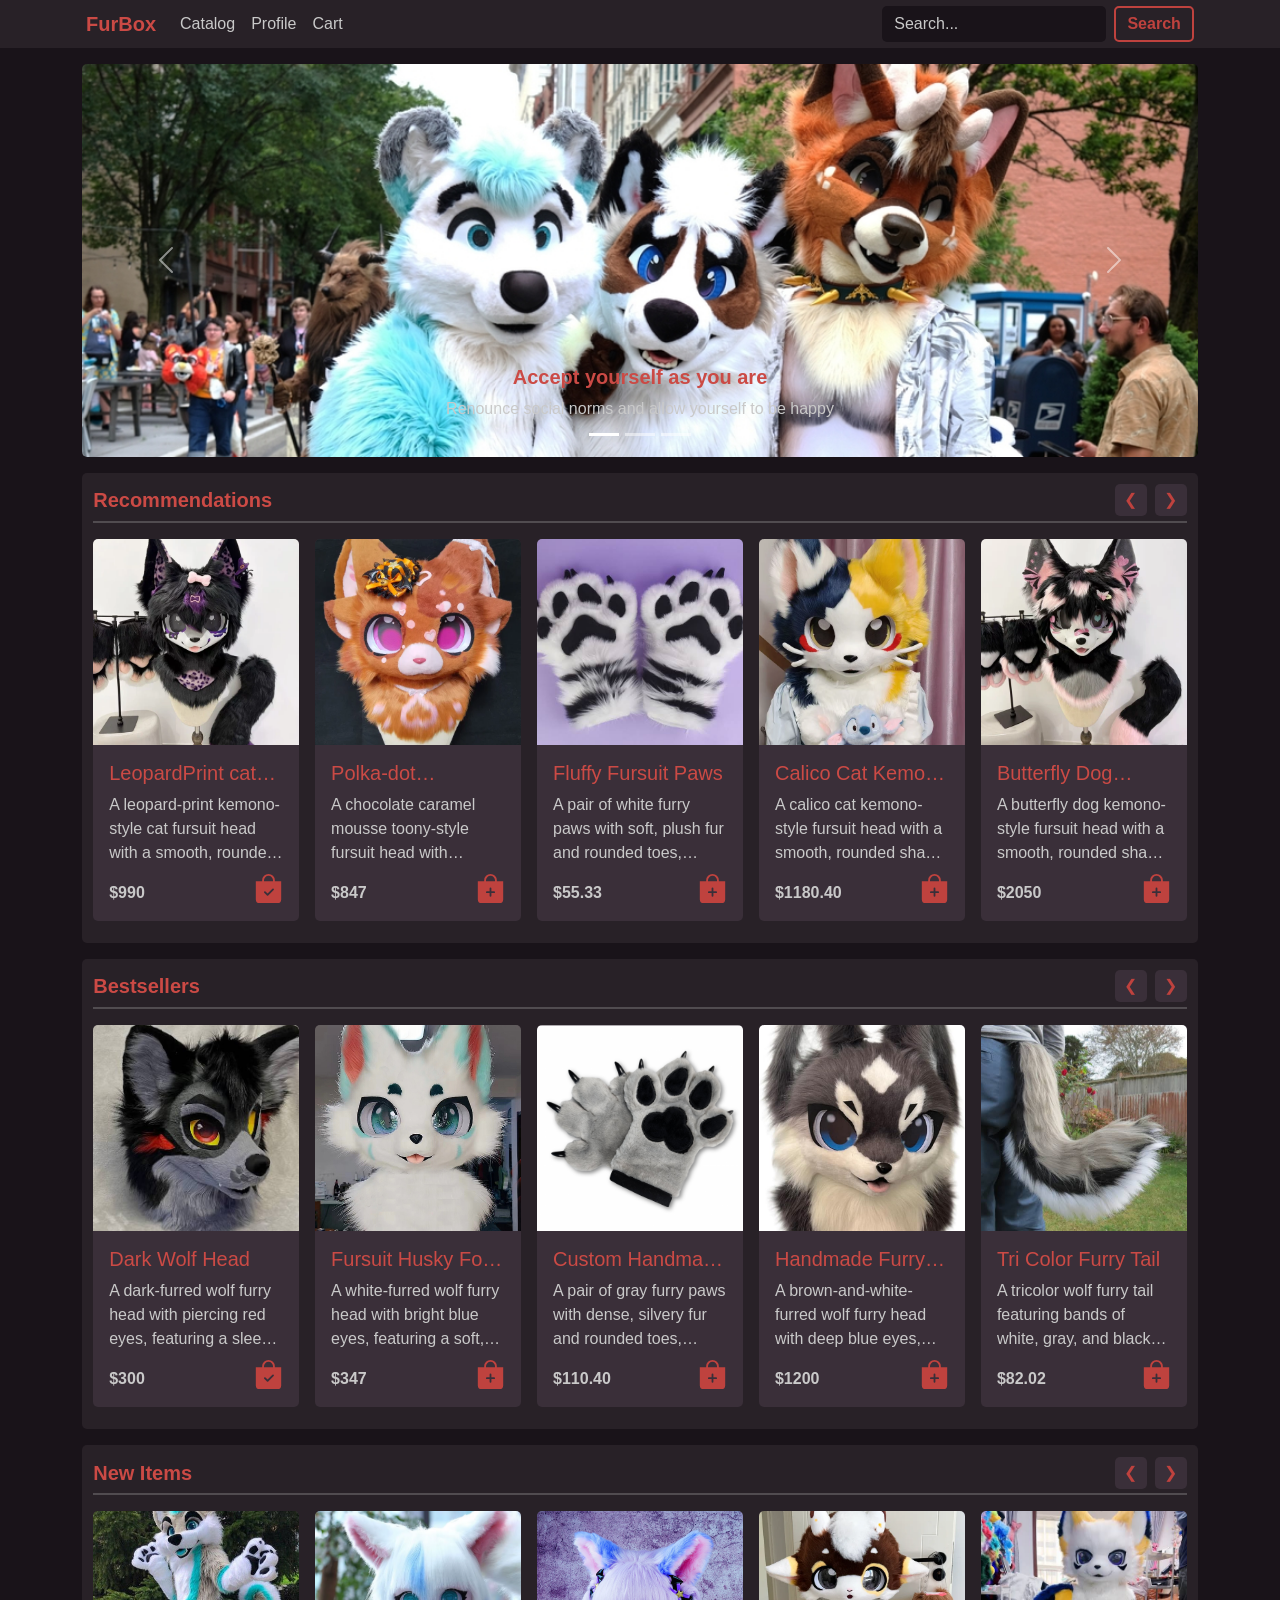
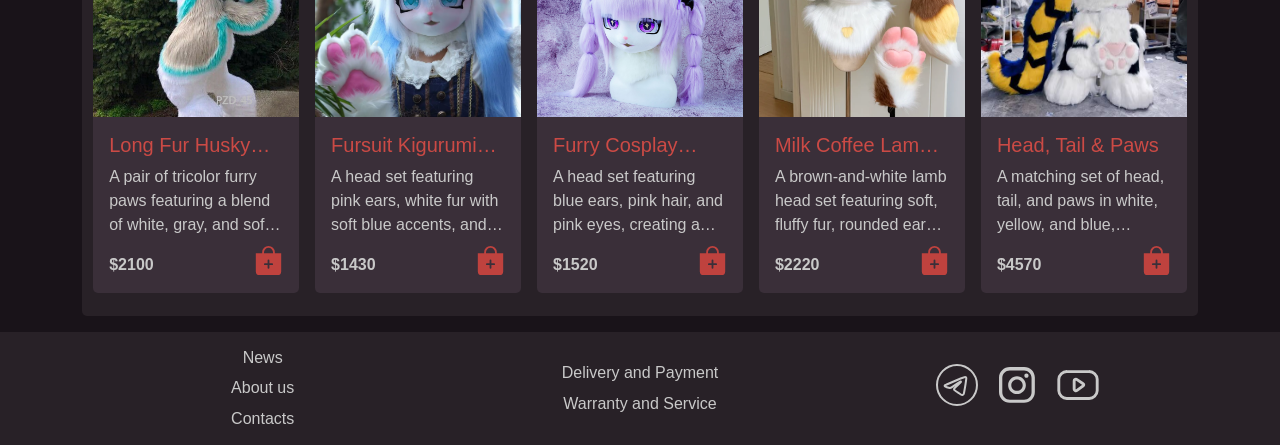
<file: index.html>
<!DOCTYPE html>
<html lang="en">

<head>
    <meta charset="UTF-8">
    <meta name="viewport" content="width=device-width, initial-scale=1.0">
    <link href="https://cdn.jsdelivr.net/npm/bootstrap@5.3.8/dist/css/bootstrap.min.css" rel="stylesheet"
        integrity="sha384-sRIl4kxILFvY47J16cr9ZwB07vP4J8+LH7qKQnuqkuIAvNWLzeN8tE5YBujZqJLB" crossorigin="anonymous">
    <link rel="stylesheet" href="static/styles/base.css">
    <link rel="stylesheet" href="static/styles/index.css">
    <link rel="apple-touch-icon" sizes="180x180" href="static/images/favicon/apple-touch-icon.png">
    <link rel="icon" type="image/png" sizes="32x32" href="static/images/favicon/favicon-32x32.png">
    <link rel="icon" type="image/png" sizes="16x16" href="static/images/favicon/favicon-16x16.png">
    <link rel="manifest" href="static/images/favicon/site.webmanifest">
    <title>FurBox - You Furry Shop</title>
</head>

<body class="d-flex flex-column min-vh-100">
    <header class="sticky-top">
        <nav class="navbar navbar-expand-md navbar-dark py-1">
            <div class="container-lg px-3">
                <a class="navbar-brand" href="index.html">FurBox</a>
                <button class="navbar-toggler" type="button" data-bs-toggle="collapse"
                    data-bs-target="#navbarSupportedContent" aria-controls="navbarSupportedContent"
                    aria-expanded="false" aria-label="Toggle navigation">
                    <span class="navbar-toggler-icon"></span>
                </button>
                <div class="collapse navbar-collapse" id="navbarSupportedContent">
                    <ul class="navbar-nav me-auto">
                        <li class="nav-item">
                            <a class="nav-link" href="catalog.html">Catalog</a>
                        </li>
                        <li class="nav-item">
                            <a class="nav-link" href="profile.html">Profile</a>
                        </li>
                        <li class="nav-item">
                            <a class="nav-link" href="cart.html">Cart</a>
                        </li>
                    </ul>
                    <form class="d-flex my-2 my-md-0" role="search">
                        <input class="form-control me-2 input" type="search" placeholder="Search..."
                            aria-label="Search">
                        <button class="btn btn-outline-primary" type="submit">Search</button>
                    </form>
                </div>
            </div>
        </nav>
    </header>
    <main class="flex-grow-1 py-3">
        <div class="container-lg">
            <div id="carouselExampleCaptions" class="carousel slide" data-bs-ride="carousel">
                <div class="carousel-indicators">
                    <button type="button" data-bs-target="#carouselExampleCaptions" data-bs-slide-to="0" class="active"
                        aria-current="true" aria-label="Slide 1"></button>
                    <button type="button" data-bs-target="#carouselExampleCaptions" data-bs-slide-to="1"
                        aria-label="Slide 2"></button>
                    <button type="button" data-bs-target="#carouselExampleCaptions" data-bs-slide-to="2"
                        aria-label="Slide 3"></button>
                </div>
                <div class="carousel-inner">
                    <div class="carousel-item active">
                        <img src="static/images/main_carousel/participants-of-the-furry-parade-on-the-streets-of-Pittsburgh.jpg"
                            class="d-block w-100" alt="...">
                        <div class="carousel-caption">
                            <h5>Accept yourself as you are</h5>
                            <p>Renounce social norms and allow yourself to be happy</p>
                        </div>
                    </div>
                    <div class="carousel-item">
                        <img src="static/images/main_carousel/454120a0-e582-11ef-a57f-1b15b3ba612a.jpg"
                            class="d-block w-100" alt="...">
                        <div class="carousel-caption">
                            <h5>Build the strongest team</h5>
                            <p>You are not alone, and your judgments are not mistaken</p>
                        </div>
                    </div>
                    <div class="carousel-item">
                        <img src="static/images/main_carousel/a078ea10-e583-11ef-a57f-1b15b3ba612a(1).jpg"
                            class="d-block w-100" alt="...">
                        <div class="carousel-caption">
                            <h5>Take over the world</h5>
                            <p>Prove that your culture is the most powerful</p>
                        </div>
                    </div>
                </div>
                <button class="carousel-control-prev" type="button" data-bs-target="#carouselExampleCaptions"
                    data-bs-slide="prev">
                    <span class="carousel-control-prev-icon" aria-hidden="true"></span>
                    <span class="visually-hidden">Previous</span>
                </button>
                <button class="carousel-control-next" type="button" data-bs-target="#carouselExampleCaptions"
                    data-bs-slide="next">
                    <span class="carousel-control-next-icon" aria-hidden="true"></span>
                    <span class="visually-hidden">Next</span>
                </button>
            </div>
            <section class="product-list">
                <div class="product-list-header">
                    <h5>Recommendations</h5>
                    <div class="product-list-controls">
                        <button class="scroll-left" type="button" aria-label="Scroll left">
                            &#10094;
                        </button>
                        <button class="scroll-right" type="button" aria-label="Scroll right">
                            &#10095;
                        </button>
                    </div>
                </div>
                <hr>
                <div class="product-list-cards">
                    <div class="card">
                        <img src="static/images/products/leprardprint_cat_kemono_head_fursuit.webp" class="card-img-top"
                            alt="...">
                        <div class="card-body">
                            <a href="product.html" class="card-title">
                                <h5>LeopardPrint cat Kemono Head Fursuit</h5>
                            </a>
                            <p class="card-text">A leopard-print kemono-style cat fursuit head with a smooth, rounded
                                shape, large expressive eyes, and spotted fur patterns, giving it a playful yet stylish
                                look with a bold, wild appearance</p>
                            <p class="card-price">$990</p>
                            <a href="#" class="card-cart" data-bs-toggle="tooltip" data-bs-placement="bottom" data-bs-custom-class="custom-tooltip" data-bs-title="Remove from cart"><img src="static/images/product-card/cart-check-fill.svg"
                                    alt=""></a>
                        </div>
                    </div>
                    <div class="card">
                        <img src="static/images/products/polka-dot_chocolate_caramel_mouse_toony_head_fursuit.webp"
                            class="card-img-top" alt="...">
                        <div class="card-body">
                            <a href="#" class="card-title">
                                <h5>Polka-dot Chocolate Caramel Mousse Toony Head Fursuit</h5>
                            </a>
                            <p class="card-text">A chocolate caramel mousse toony-style fursuit head with exaggerated,
                                expressive features, a mix of rich chocolate brown and creamy caramel fur, and a
                                playful, cartoonish look that feels sweet and whimsical</p>
                            <p class="card-price">$847</p>
                            <a href="#" class="card-cart" data-bs-toggle="tooltip" data-bs-placement="bottom" data-bs-custom-class="custom-tooltip" data-bs-title="Add to cart"><img src="static/images/product-card/cart-plus-fill.svg"
                                    alt=""></a>
                        </div>
                    </div>
                    <div class="card">
                        <img src="static/images/products/fluffy_fursuit_paws.jpg" class="card-img-top" alt="...">
                        <div class="card-body">
                            <a href="#" class="card-title">
                                <h5>Fluffy Fursuit Paws</h5>
                            </a>
                            <p class="card-text">A pair of white furry paws with soft, plush fur and rounded toes,
                                featuring gentle pink pads and a clean, fluffy appearance that feels cozy and cute</p>
                            <p class="card-price">$55.33</p>
                            <a href="#" class="card-cart" data-bs-toggle="tooltip" data-bs-placement="bottom" data-bs-custom-class="custom-tooltip" data-bs-title="Add to cart"><img src="static/images/product-card/cart-plus-fill.svg"
                                    alt=""></a>
                        </div>
                    </div>
                    <div class="card">
                        <img src="static/images/products/calico_cat_kemono_head_fursuit.webp" class="card-img-top"
                            alt="...">
                        <div class="card-body">
                            <a href="#" class="card-title">
                                <h5>Calico Cat Kemono Head Fursuit</h5>
                            </a>
                            <p class="card-text">A calico cat kemono-style fursuit head with a smooth, rounded shape,
                                large expressive eyes, and a patchwork of white, orange, and black fur, giving it a cute
                                and lively appearance with a soft, stylized charm</p>
                            <p class="card-price">$1180.40</p>
                            <a href="#" class="card-cart" data-bs-toggle="tooltip" data-bs-placement="bottom" data-bs-custom-class="custom-tooltip" data-bs-title="Add to cart"><img src="static/images/product-card/cart-plus-fill.svg"
                                    alt=""></a>
                        </div>
                    </div>
                    <div class="card">
                        <img src="static/images/products/butterfly_dog_kemono_head_fursuit.webp" class="card-img-top"
                            alt="...">
                        <div class="card-body">
                            <a href="#" class="card-title">
                                <h5>Butterfly Dog Kemono Head Fursuit</h5>
                            </a>
                            <p class="card-text">A butterfly dog kemono-style fursuit head with a smooth, rounded shape,
                                large expressive eyes, and delicate butterfly-like markings in soft pastel hues, giving
                                it a whimsical, ethereal appearance with a gentle, dreamy charm</p>
                            <p class="card-price">$2050</p>
                            <a href="#" class="card-cart" data-bs-toggle="tooltip" data-bs-placement="bottom" data-bs-custom-class="custom-tooltip" data-bs-title="Add to cart"><img src="static/images/product-card/cart-plus-fill.svg"
                                    alt=""></a>
                        </div>
                    </div>
                    <div class="card">
                        <img src="static/images/products/blue_white_kitten_kemono_head_fursuit.webp"
                            class="card-img-top" alt="...">
                        <div class="card-body">
                            <a href="#" class="card-title">
                                <h5>Blue White kitten Kemono Head Fursuit</h5>
                            </a>
                            <p class="card-text">A blue-and-white kitten kemono-style fursuit head with a smooth,
                                rounded shape, large expressive eyes, and soft two-tone fur, giving it a cute,
                                cool-toned appearance with a sweet and playful charm</p>
                            <p class="card-price">$904.02</p>
                            <a href="#" class="card-cart" data-bs-toggle="tooltip" data-bs-placement="bottom" data-bs-custom-class="custom-tooltip" data-bs-title="Add to cart"><img src="static/images/product-card/cart-plus-fill.svg"
                                    alt=""></a>
                        </div>
                    </div>
                    <div class="card">
                        <img src="static/images/products/fox_ears.avif" class="card-img-top" alt="...">
                        <div class="card-body">
                            <a href="#" class="card-title">
                                <h5>Golden Fox Ears</h5>
                            </a>
                            <p class="card-text">A pair of faux fox ears with soft, fluffy fur and pointed tips,
                                featuring a warm orange hue with white inner fluff and subtle darker edges for a
                                natural, lively look</p>
                            <p class="card-price">$99</p>
                            <a href="#" class="card-cart" data-bs-toggle="tooltip" data-bs-placement="bottom" data-bs-custom-class="custom-tooltip" data-bs-title="Add to cart"><img src="static/images/product-card/cart-plus-fill.svg"
                                    alt=""></a>
                        </div>
                    </div>
                </div>
            </section>
            <section class="product-list">
                <div class="product-list-header">
                    <h5>Bestsellers</h5>
                    <div class="product-list-controls">
                        <button class="scroll-left" type="button" aria-label="Scroll left">
                            &#10094;
                        </button>
                        <button class="scroll-right" type="button" aria-label="Scroll right">
                            &#10095;
                        </button>
                    </div>
                </div>
                <hr>
                <div class="product-list-cards">
                    <div class="card">
                        <img src="static/images/products/wolf_head.jpg" class="card-img-top" alt="...">
                        <div class="card-body">
                            <a href="#" class="card-title">
                                <h5>Dark Wolf Head</h5>
                            </a>
                            <p class="card-text">A dark-furred wolf furry head with piercing red eyes, featuring a
                                sleek, shadowy coat and an intense, mysterious gaze</p>
                            <p class="card-price">$300</p>
                            <a href="#" class="card-cart" data-bs-toggle="tooltip" data-bs-placement="bottom" data-bs-custom-class="custom-tooltip" data-bs-title="Remove from cart"><img src="static/images/product-card/cart-check-fill.svg"
                                    alt=""></a>
                        </div>
                    </div>
                    <div class="card">
                        <img src="static/images/products/fursuit_husky_fox_mascot_head.jpg" class="card-img-top"
                            alt="...">
                        <div class="card-body">
                            <a href="#" class="card-title">
                                <h5>Fursuit Husky Fox Mascot</h5>
                            </a>
                            <p class="card-text">A white-furred wolf furry head with bright blue eyes, featuring a soft,
                                snowy coat and a calm, striking gaze</p>
                            <p class="card-price">$347</p>
                            <a href="#" class="card-cart" data-bs-toggle="tooltip" data-bs-placement="bottom" data-bs-custom-class="custom-tooltip" data-bs-title="Add to cart"><img src="static/images/product-card/cart-plus-fill.svg"
                                    alt=""></a>
                        </div>
                    </div>
                    <div class="card">
                        <img src="static/images/products/custom_handmade_fursuit_paws.png" class="card-img-top"
                            alt="...">
                        <div class="card-body">
                            <a href="#" class="card-title">
                                <h5>Custom Handmade Fursuit Paws</h5>
                            </a>
                            <p class="card-text">A pair of gray furry paws with dense, silvery fur and rounded toes,
                                featuring soft dark pads and a subtle, smoky appearance that feels sleek and understated
                            </p>
                            <p class="card-price">$110.40</p>
                            <a href="#" class="card-cart" data-bs-toggle="tooltip" data-bs-placement="bottom" data-bs-custom-class="custom-tooltip" data-bs-title="Add to cart"><img src="static/images/product-card/cart-plus-fill.svg"
                                    alt=""></a>
                        </div>
                    </div>
                    <div class="card">
                        <img src="static/images/products/handmade_furry_fursuit_head.jpg" class="card-img-top"
                            alt="...">
                        <div class="card-body">
                            <a href="#" class="card-title">
                                <h5>Handmade Furry Fursuit Head</h5>
                            </a>
                            <p class="card-text">A brown-and-white-furred wolf furry head with deep blue eyes, featuring
                                a patched, earthy coat and a steady, thoughtful gaze</p>
                            <p class="card-price">$1200</p>
                            <a href="#" class="card-cart" data-bs-toggle="tooltip" data-bs-placement="bottom" data-bs-custom-class="custom-tooltip" data-bs-title="Add to cart"><img src="static/images/product-card/cart-plus-fill.svg"
                                    alt=""></a>
                        </div>
                    </div>
                    <div class="card">
                        <img src="static/images/products/tri_color_furry_tail.jpg" class="card-img-top" alt="...">
                        <div class="card-body">
                            <a href="#" class="card-title">
                                <h5>Tri Color Furry Tail</h5>
                            </a>
                            <p class="card-text">A tricolor wolf furry tail featuring bands of white, gray, and black
                                fur that blend seamlessly from base to tip, giving it a natural, wild look</p>
                            <p class="card-price">$82.02</p>
                            <a href="#" class="card-cart" data-bs-toggle="tooltip" data-bs-placement="bottom" data-bs-custom-class="custom-tooltip" data-bs-title="Add to cart"><img src="static/images/product-card/cart-plus-fill.svg"
                                    alt=""></a>
                        </div>
                    </div>
                    <div class="card">
                        <img src="static/images/products/fox_ears.avif" class="card-img-top" alt="...">
                        <div class="card-body">
                            <a href="#" class="card-title">
                                <h5>Golden Fox Ears</h5>
                            </a>
                            <p class="card-text">A pair of faux fox ears with soft, fluffy fur and pointed tips,
                                featuring a warm orange hue with white inner fluff and subtle darker edges for a
                                natural, lively look</p>
                            <p class="card-price">$99</p>
                            <a href="#" class="card-cart" data-bs-toggle="tooltip" data-bs-placement="bottom" data-bs-custom-class="custom-tooltip" data-bs-title="Add to cart"><img src="static/images/product-card/cart-plus-fill.svg"
                                    alt=""></a>
                        </div>
                    </div>
                    <div class="card">
                        <img src="static/images/products/fluffy_fursuit_paws.jpg" class="card-img-top" alt="...">
                        <div class="card-body">
                            <a href="#" class="card-title">
                                <h5>Fluffy Fursuit Paws</h5>
                            </a>
                            <p class="card-text">A pair of white furry paws with soft, plush fur and rounded toes,
                                featuring gentle pink pads and a clean, fluffy appearance that feels cozy and cute</p>
                            <p class="card-price">$55.33</p>
                            <a href="#" class="card-cart" data-bs-toggle="tooltip" data-bs-placement="bottom" data-bs-custom-class="custom-tooltip" data-bs-title="Add to cart"><img src="static/images/product-card/cart-plus-fill.svg"
                                    alt=""></a>
                        </div>
                    </div>
                </div>
            </section>
            <section class="product-list">
                <div class="product-list-header">
                    <h5>New Items</h5>
                    <div class="product-list-controls">
                        <button class="scroll-left" type="button" aria-label="Scroll left">
                            &#10094;
                        </button>
                        <button class="scroll-right" type="button" aria-label="Scroll right">
                            &#10095;
                        </button>
                    </div>
                </div>
                <hr>
                <div class="product-list-cards">
                    <div class="card">
                        <img src="static/images/products/long_fur_husky_dog_fox_mascot_costume.png" class="card-img-top"
                            alt="...">
                        <div class="card-body">
                            <a href="#" class="card-title">
                                <h5>Long Fur Husky Dog Fox Mascot Costume</h5>
                            </a>
                            <p class="card-text">A pair of tricolor furry paws featuring a blend of white, gray, and
                                soft blue fur, with rounded toes and gentle pads that give them a playful, cool-toned
                                appearance</p>
                            <p class="card-price">$2100</p>
                            <a href="#" class="card-cart" data-bs-toggle="tooltip" data-bs-placement="bottom" data-bs-custom-class="custom-tooltip" data-bs-title="Add to cart"><img src="static/images/product-card/cart-plus-fill.svg"
                                    alt=""></a>
                        </div>
                    </div>
                    <div class="card">
                        <img src="static/images/products/fursuit_kigurumi_headset.avif" class="card-img-top" alt="...">
                        <div class="card-body">
                            <a href="#" class="card-title">
                                <h5>Fursuit Kigurumi Headset</h5>
                            </a>
                            <p class="card-text">A head set featuring pink ears, white fur with soft blue accents, and
                                bright blue eyes, creating a sweet, cool-toned look with a playful contrast</p>
                            <p class="card-price">$1430</p>
                            <a href="#" class="card-cart" data-bs-toggle="tooltip" data-bs-placement="bottom" data-bs-custom-class="custom-tooltip" data-bs-title="Add to cart"><img src="static/images/product-card/cart-plus-fill.svg"
                                    alt=""></a>
                        </div>
                    </div>
                    <div class="card">
                        <img src="static/images/products/furry_cosplay_kigurumi_fursuit_head.avif" class="card-img-top"
                            alt="...">
                        <div class="card-body">
                            <a href="#" class="card-title">
                                <h5>Furry Cosplay Kigurumi Fursuit Head</h5>
                            </a>
                            <p class="card-text">A head set featuring blue ears, pink hair, and pink eyes, creating a
                                bold, candy-colored contrast with a playful and vivid appearance</p>
                            <p class="card-price">$1520</p>
                            <a href="#" class="card-cart" data-bs-toggle="tooltip" data-bs-placement="bottom" data-bs-custom-class="custom-tooltip" data-bs-title="Add to cart"><img src="static/images/product-card/cart-plus-fill.svg"
                                    alt=""></a>
                        </div>
                    </div>
                    <div class="card">
                        <img src="static/images/products/milk_coffee_lamb_kemono_head_fursuit.webp" class="card-img-top"
                            alt="...">
                        <div class="card-body">
                            <a href="#" class="card-title">
                                <h5>Milk Coffee Lamb Kemono Head Fursuit</h5>
                            </a>
                            <p class="card-text">A brown-and-white lamb head set featuring soft, fluffy fur, rounded
                                ears, and gentle eyes, creating a cozy, cuddly look with a warm two-tone appearance</p>
                            <p class="card-price">$2220</p>
                            <a href="#" class="card-cart" data-bs-toggle="tooltip" data-bs-placement="bottom" data-bs-custom-class="custom-tooltip" data-bs-title="Add to cart"><img src="static/images/product-card/cart-plus-fill.svg"
                                    alt=""></a>
                        </div>
                    </div>
                    <div class="card">
                        <img src="static/images/products/head_tail_paws.jpg" class="card-img-top" alt="...">
                        <div class="card-body">
                            <a href="#" class="card-title">
                                <h5>Head, Tail & Paws</h5>
                            </a>
                            <p class="card-text">A matching set of head, tail, and paws in white, yellow, and blue,
                                featuring soft fluffy fur with bright, cheerful color accents that give the whole kit a
                                playful, sunny appearance</p>
                            <p class="card-price">$4570</p>
                            <a href="#" class="card-cart" data-bs-toggle="tooltip" data-bs-placement="bottom" data-bs-custom-class="custom-tooltip" data-bs-title="Add to cart"><img src="static/images/product-card/cart-plus-fill.svg"
                                    alt=""></a>
                        </div>
                    </div>
                    <div class="card">
                        <img src="static/images/products/purple_sweet_cool_fox_wolf_kemono_fursuit_head.webp"
                            class="card-img-top" alt="...">
                        <div class="card-body">
                            <a href="#" class="card-title">
                                <h5>Purple Sweet Cool Fox Wolf Kemono Fursuit Head</h5>
                            </a>
                            <p class="card-text">A fox head featuring a soft blend of white, pink, and purple fur, with
                                pointed ears and a gentle, whimsical expression that gives it a sweet, pastel-colored
                                charm</p>
                            <p class="card-price">$3320</p>
                            <a href="#" class="card-cart" data-bs-toggle="tooltip" data-bs-placement="bottom" data-bs-custom-class="custom-tooltip" data-bs-title="Add to cart"><img src="static/images/product-card/cart-plus-fill.svg"
                                    alt=""></a>
                        </div>
                    </div>
                    <div class="card">
                        <img src="static/images/products/black_wolf_kemono_fursuit_head.webp" class="card-img-top"
                            alt="...">
                        <div class="card-body">
                            <a href="#" class="card-title">
                                <h5>Black Wolf Kemono Fursuit Head</h5>
                            </a>
                            <p class="card-text">A black kemono-style wolf fursuit head with a smooth, rounded shape,
                                large expressive eyes, and soft dark fur, giving it a cute yet mysterious look with a
                                sleek, stylized appearance</p>
                            <p class="card-price">$1060</p>
                            <a href="#" class="card-cart" data-bs-toggle="tooltip" data-bs-placement="bottom" data-bs-custom-class="custom-tooltip" data-bs-title="Add to cart"><img src="static/images/product-card/cart-plus-fill.svg"
                                    alt=""></a>
                        </div>
                    </div>
                </div>
            </section>
        </div>
    </main>
    <footer>
        <div class="container-lg px-3 py-2 text-center">
            <div class="row align-items-center">
                <div class="col-12 col-md-4">
                    <ul class="footer-list">
                        <li>
                            <a href="#" class="footer-link">
                                News
                            </a>
                        </li>
                        <li>
                            <a href="#" class="footer-link">
                                About us
                            </a>
                        </li>
                        <li>
                            <a href="#" class="footer-link">
                                Contacts
                            </a>
                        </li>
                    </ul>
                </div>
                <div class="col-12 col-md-4">
                    <ul class="footer-list">
                        <li>
                            <a href="#" class="footer-link">Delivery and Payment</a>
                        </li>
                        <li>
                            <a href="#" class="footer-link">Warranty and Service</a>
                        </li>
                    </ul>
                </div>
                <div class="col-12 col-md-4">
                    <ul class="footer-list d-flex justify-content-center">
                        <li>
                            <a href="#" class="footer-link">
                                <img src="static/images/footer_links/telegram.svg" alt="Telegram"
                                    class="footer-link-img">
                            </a>
                        </li>
                        <li>
                            <a href="#" class="footer-link">
                                <img src="static/images/footer_links/instagram.svg" alt="Instagram"
                                    class="footer-link-img">
                            </a>
                        </li>
                        <li>
                            <a href="#" class="footer-link">
                                <img src="static/images/footer_links/youtube.svg" alt="YouTube" class="footer-link-img">
                            </a>
                        </li>
                    </ul>
                </div>
            </div>
        </div>
    </footer>

    <script src="https://cdn.jsdelivr.net/npm/bootstrap@5.3.8/dist/js/bootstrap.bundle.min.js"
        integrity="sha384-FKyoEForCGlyvwx9Hj09JcYn3nv7wiPVlz7YYwJrWVcXK/BmnVDxM+D2scQbITxI"
        crossorigin="anonymous"></script>

    <script>
        const header = document.querySelector('header');

        const observer = new ResizeObserver(entries => {
            const height = entries[0].borderBoxSize[0].blockSize;

            document.documentElement.style.setProperty(
                '--header-height',
                `calc(${height}px + 1rem)`
            );
        });

        observer.observe(header);
    </script>

    <script>
        const tooltipTriggerList = document.querySelectorAll('[data-bs-toggle="tooltip"]')
        const tooltipList = [...tooltipTriggerList].map(tooltipTriggerEl => new bootstrap.Tooltip(tooltipTriggerEl))
    </script>

    <script>
        document.querySelectorAll('.product-list').forEach(list => {
            const cards = list.querySelector('.product-list-cards');
            const left = list.querySelector('.scroll-left');
            const right = list.querySelector('.scroll-right');

            const gap = parseInt(window.getComputedStyle(cards).gap, 10);
            const scrollWidth = cards.clientWidth + gap;

            left.addEventListener('click', () => {
                cards.scrollBy({
                    left: -scrollWidth,
                    behavior: 'smooth'
                });
            });

            right.addEventListener('click', () => {
                cards.scrollBy({
                    left: scrollWidth,
                    behavior: 'smooth'
                });
            });
        });
    </script>
</body>

</html>
</file>
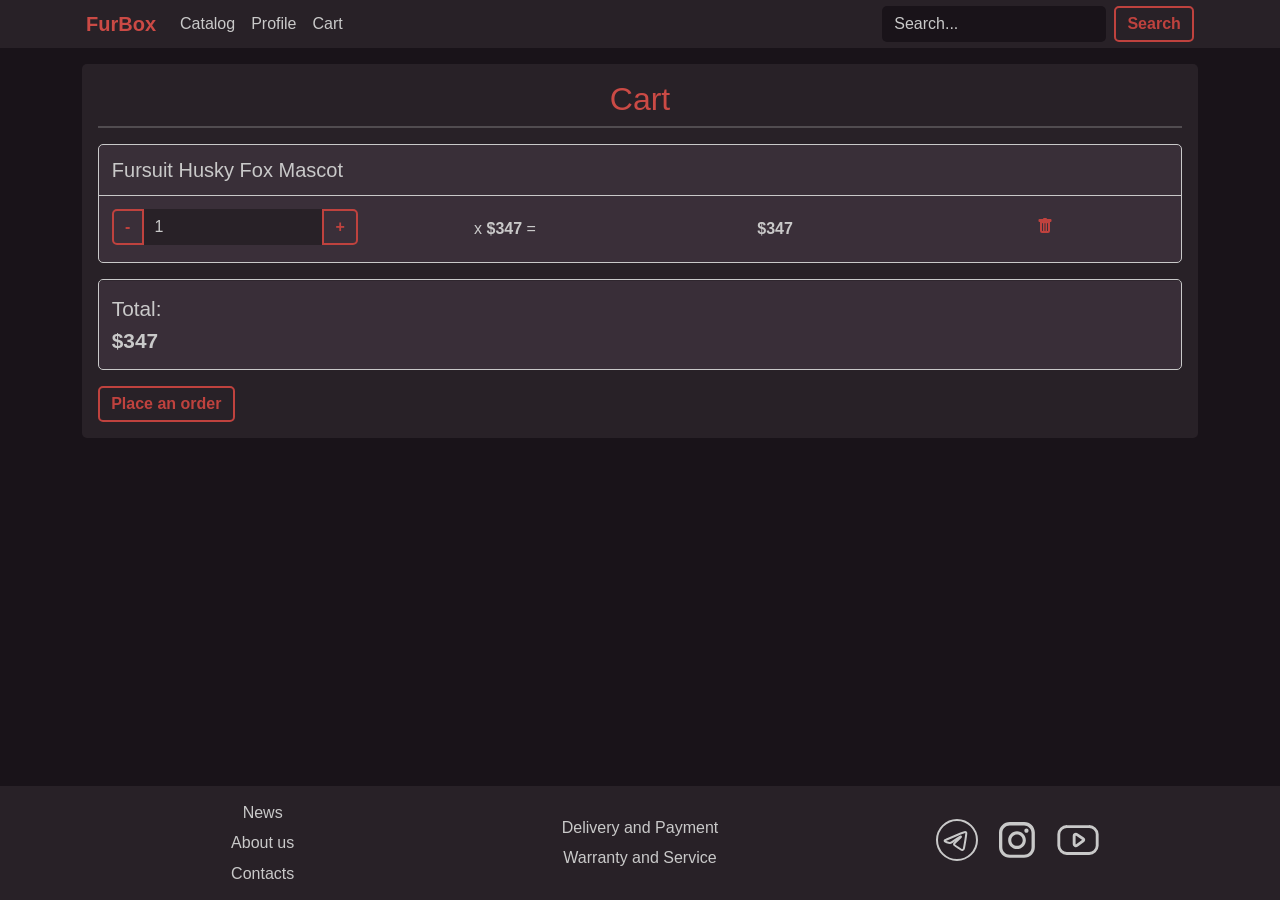
<file: cart.html>
<!DOCTYPE html>
<html lang="en">

<head>
    <meta charset="UTF-8">
    <meta name="viewport" content="width=device-width, initial-scale=1.0">
    <link href="https://cdn.jsdelivr.net/npm/bootstrap@5.3.8/dist/css/bootstrap.min.css" rel="stylesheet"
        integrity="sha384-sRIl4kxILFvY47J16cr9ZwB07vP4J8+LH7qKQnuqkuIAvNWLzeN8tE5YBujZqJLB" crossorigin="anonymous">
    <link rel="stylesheet" href="static/styles/base.css">
    <link rel="stylesheet" href="static/styles/cart.css">
    <link rel="apple-touch-icon" sizes="180x180" href="static/images/favicon/apple-touch-icon.png">
    <link rel="icon" type="image/png" sizes="32x32" href="static/images/favicon/favicon-32x32.png">
    <link rel="icon" type="image/png" sizes="16x16" href="static/images/favicon/favicon-16x16.png">
    <link rel="manifest" href="static/images/favicon/site.webmanifest">
    <title>Cart - FurBox</title>
</head>

<body class="d-flex flex-column min-vh-100">
    <header class="sticky-top">
        <nav class="navbar navbar-expand-md navbar-dark py-1">
            <div class="container-lg px-3">
                <a class="navbar-brand" href="index.html">FurBox</a>
                <button class="navbar-toggler" type="button" data-bs-toggle="collapse"
                    data-bs-target="#navbarSupportedContent" aria-controls="navbarSupportedContent"
                    aria-expanded="false" aria-label="Toggle navigation">
                    <span class="navbar-toggler-icon"></span>
                </button>
                <div class="collapse navbar-collapse" id="navbarSupportedContent">
                    <ul class="navbar-nav me-auto">
                        <li class="nav-item">
                            <a class="nav-link" href="catalog.html">Catalog</a>
                        </li>
                        <li class="nav-item">
                            <a class="nav-link" href="profile.html">Profile</a>
                        </li>
                        <li class="nav-item">
                            <a class="nav-link" href="cart.html">Cart</a>
                        </li>
                    </ul>
                    <form class="d-flex my-2 my-md-0" role="search">
                        <input class="form-control me-2 input" type="search" placeholder="Search..."
                            aria-label="Search">
                        <button class="btn btn-outline-primary" type="submit">Search</button>
                    </form>
                </div>
            </div>
        </nav>
    </header>
    <main class="flex-grow-1 py-3">
        <div class="container-lg">
            <section class="cart">
                <h2>Cart</h2>
                <hr>
                <div id="cart-items">
                    <div class="card mb-3">
                        <div class="card-header">
                            <a href="#" class="item-link">
                                <h5 class="card-title">Fursuit Husky Fox Mascot</h5>
                            </a>
                        </div>
                        <div class="card-body">
                            <div class="row text-center">
                                <div class="col">
                                    <div class="input-group">
                                        <button type="button" class="btn btn-outline-primary decrement" data-cart-id=""
                                            data-cart-change-url="">-</button>
                                        <input type="text" class="form-control input card-input number" value="1" readonly>
                                        <button type="button" class="btn btn-outline-primary increment" data-cart-id=""
                                            data-cart-change-url="">+</button>
                                    </div>
                                </div>
                                <div class="col">
                                    <p class="h-100 align-content-center">x <strong>$347</strong> = </p>
                                </div>
                                <div class="col">
                                    <p class="h-100 align-content-center"><strong>$347</strong></p>
                                </div>
                                <div class="col">
                                    <p class="h-100 align-content-center">
                                        <a href="#" class="remove-from-cart" data-cart-id="" data-bs-toggle="tooltip" data-bs-placement="bottom" data-bs-custom-class="custom-tooltip" data-bs-title="Remove from cart">
                                            <img class="mx-1" src="static/images/cart/trash-fill.svg" alt="Catalog Icon"
                                                width="16" height="16">
                                        </a>
                                    </p>
                                </div>
                            </div>
                        </div>
                    </div>
                    <div class="card mb-3">
                        <div class="card-footer">
                            <p>Total:</p>
                            <p><strong>$347</strong></p>
                        </div>
                    </div>
                </div>
                <a class="btn btn-outline-primary" href="create_order.html">
                    Place an order
                </a>
            </section>
        </div>
    </main>
    <footer>
        <div class="container-lg px-3 py-2 text-center">
            <div class="row align-items-center">
                <div class="col-12 col-md-4">
                    <ul class="footer-list">
                        <li>
                            <a href="#" class="footer-link">
                                News
                            </a>
                        </li>
                        <li>
                            <a href="#" class="footer-link">
                                About us
                            </a>
                        </li>
                        <li>
                            <a href="#" class="footer-link">
                                Contacts
                            </a>
                        </li>
                    </ul>
                </div>
                <div class="col-12 col-md-4">
                    <ul class="footer-list">
                        <li>
                            <a href="#" class="footer-link">Delivery and Payment</a>
                        </li>
                        <li>
                            <a href="#" class="footer-link">Warranty and Service</a>
                        </li>
                    </ul>
                </div>
                <div class="col-12 col-md-4">
                    <ul class="footer-list d-flex justify-content-center">
                        <li>
                            <a href="#" class="footer-link">
                                <img src="static/images/footer_links/telegram.svg" alt="Telegram"
                                    class="footer-link-img">
                            </a>
                        </li>
                        <li>
                            <a href="#" class="footer-link">
                                <img src="static/images/footer_links/instagram.svg" alt="Instagram"
                                    class="footer-link-img">
                            </a>
                        </li>
                        <li>
                            <a href="#" class="footer-link">
                                <img src="static/images/footer_links/youtube.svg" alt="YouTube" class="footer-link-img">
                            </a>
                        </li>
                    </ul>
                </div>
            </div>
        </div>
    </footer>

    <script src="https://cdn.jsdelivr.net/npm/bootstrap@5.3.8/dist/js/bootstrap.bundle.min.js"
        integrity="sha384-FKyoEForCGlyvwx9Hj09JcYn3nv7wiPVlz7YYwJrWVcXK/BmnVDxM+D2scQbITxI"
        crossorigin="anonymous"></script>

    <script>
        const header = document.querySelector('header');

        const observer = new ResizeObserver(entries => {
            const height = entries[0].borderBoxSize[0].blockSize;

            document.documentElement.style.setProperty(
                '--header-height',
                `calc(${height}px + 1rem)`
            );
        });

        observer.observe(header);
    </script>

    <script>
        const tooltipTriggerList = document.querySelectorAll('[data-bs-toggle="tooltip"]')
        const tooltipList = [...tooltipTriggerList].map(tooltipTriggerEl => new bootstrap.Tooltip(tooltipTriggerEl))
    </script>
</body>

</html>
</file>
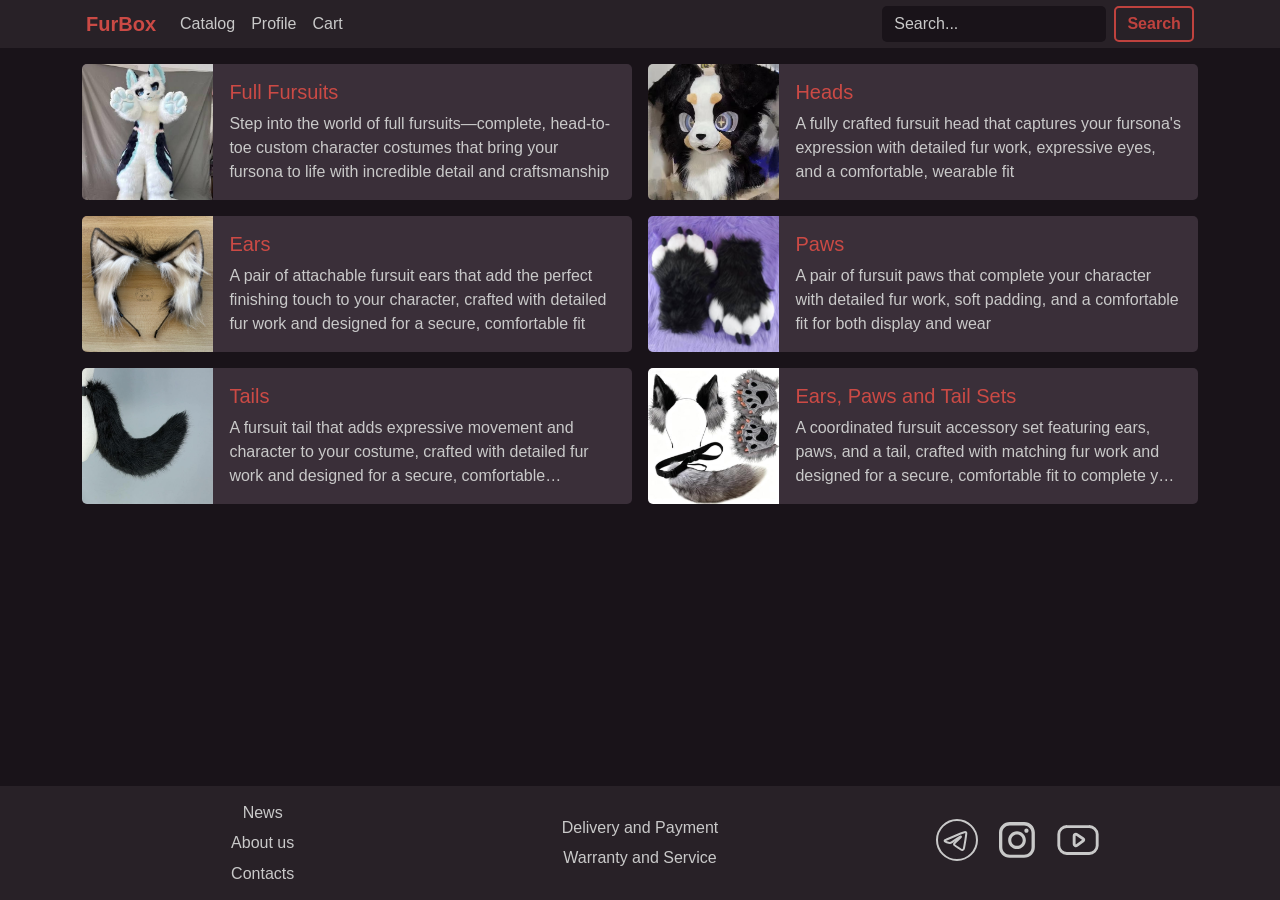
<file: catalog.html>
<!DOCTYPE html>
<html lang="en">

<head>
    <meta charset="UTF-8">
    <meta name="viewport" content="width=device-width, initial-scale=1.0">
    <link href="https://cdn.jsdelivr.net/npm/bootstrap@5.3.8/dist/css/bootstrap.min.css" rel="stylesheet"
        integrity="sha384-sRIl4kxILFvY47J16cr9ZwB07vP4J8+LH7qKQnuqkuIAvNWLzeN8tE5YBujZqJLB" crossorigin="anonymous">
    <link rel="stylesheet" href="static/styles/base.css">
    <link rel="stylesheet" href="static/styles/catalog.css">
    <link rel="apple-touch-icon" sizes="180x180" href="static/images/favicon/apple-touch-icon.png">
    <link rel="icon" type="image/png" sizes="32x32" href="static/images/favicon/favicon-32x32.png">
    <link rel="icon" type="image/png" sizes="16x16" href="static/images/favicon/favicon-16x16.png">
    <link rel="manifest" href="static/images/favicon/site.webmanifest">
    <title>Catalog - FurBox</title>
</head>

<body class="d-flex flex-column min-vh-100">
    <header class="sticky-top">
        <nav class="navbar navbar-expand-md navbar-dark py-1">
            <div class="container-lg px-3">
                <a class="navbar-brand" href="index.html">FurBox</a>
                <button class="navbar-toggler" type="button" data-bs-toggle="collapse"
                    data-bs-target="#navbarSupportedContent" aria-controls="navbarSupportedContent"
                    aria-expanded="false" aria-label="Toggle navigation">
                    <span class="navbar-toggler-icon"></span>
                </button>
                <div class="collapse navbar-collapse" id="navbarSupportedContent">
                    <ul class="navbar-nav me-auto">
                        <li class="nav-item">
                            <a class="nav-link" href="catalog.html">Catalog</a>
                        </li>
                        <li class="nav-item">
                            <a class="nav-link" href="profile.html">Profile</a>
                        </li>
                        <li class="nav-item">
                            <a class="nav-link" href="cart.html">Cart</a>
                        </li>
                    </ul>
                    <form class="d-flex my-2 my-md-0" role="search">
                        <input class="form-control me-2 input" type="search" placeholder="Search..."
                            aria-label="Search">
                        <button class="btn btn-outline-primary" type="submit">Search</button>
                    </form>
                </div>
            </div>
        </nav>
    </header>
    <main class="flex-grow-1 py-3">
        <div class="container-lg">
            <div class="categories">
                <div class="row g-3">
                    <div class="col-12 col-md-6">
                        <div class="card">
                            <div class="d-flex">
                                <div class="card-image"
                                    style="background-image: url('static/images/categories/full_fursuit.jpg');">
                                </div>
                                <div class="card-body">
                                    <a href="#" class="card-title">
                                        <h5>Full Fursuits</h5>
                                    </a>
                                    <p class="card-text">Step into the world of full fursuits—complete, head-to-toe
                                        custom character costumes that bring your fursona to life with incredible detail
                                        and craftsmanship</p>
                                </div>
                            </div>
                        </div>
                    </div>
                    <div class="col-12 col-md-6">
                        <div class="card">
                            <div class="d-flex">
                                <div class="card-image"
                                    style="background-image: url('static/images/categories/head.avif');">
                                </div>
                                <div class="card-body">
                                    <a href="category.html" class="card-title">
                                        <h5>Heads</h5>
                                    </a>
                                    <p class="card-text">A fully crafted fursuit head that captures your fursona's
                                        expression with detailed fur work, expressive eyes, and a comfortable, wearable
                                        fit</p>
                                </div>
                            </div>
                        </div>
                    </div>
                    <div class="col-12 col-md-6">
                        <div class="card">
                            <div class="d-flex">
                                <div class="card-image"
                                    style="background-image: url('static/images/categories/ears.jpg');">
                                </div>
                                <div class="card-body">
                                    <a href="#" class="card-title">
                                        <h5>Ears</h5>
                                    </a>
                                    <p class="card-text">A pair of attachable fursuit ears that add the perfect
                                        finishing touch to your character, crafted with detailed fur work and designed
                                        for a secure, comfortable fit</p>
                                </div>
                            </div>
                        </div>
                    </div>
                    <div class="col-12 col-md-6">
                        <div class="card">
                            <div class="d-flex">
                                <div class="card-image"
                                    style="background-image: url('static/images/categories/paws.jpg');">
                                </div>
                                <div class="card-body">
                                    <a href="#" class="card-title">
                                        <h5>Paws</h5>
                                    </a>
                                    <p class="card-text">A pair of fursuit paws that complete your character with
                                        detailed fur work, soft padding, and a comfortable fit for both display and wear
                                    </p>
                                </div>
                            </div>
                        </div>
                    </div>
                    <div class="col-12 col-md-6">
                        <div class="card">
                            <div class="d-flex">
                                <div class="card-image"
                                    style="background-image: url('static/images/categories/tail.jpg');">
                                </div>
                                <div class="card-body">
                                    <a href="#" class="card-title">
                                        <h5>Tails</h5>
                                    </a>
                                    <p class="card-text">A fursuit tail that adds expressive movement and character to
                                        your costume, crafted with detailed fur work and designed for a secure,
                                        comfortable attachment</p>
                                </div>
                            </div>
                        </div>
                    </div>
                    <div class="col-12 col-md-6">
                        <div class="card">
                            <div class="d-flex">
                                <div class="card-image"
                                    style="background-image: url('static/images/categories/ears_paws_tail_set.jpg');">
                                </div>
                                <div class="card-body">
                                    <a href="#" class="card-title">
                                        <h5>Ears, Paws and Tail Sets</h5>
                                    </a>
                                    <p class="card-text">A coordinated fursuit accessory set featuring ears, paws, and a
                                        tail, crafted with matching fur work and designed for a secure, comfortable fit
                                        to complete your character</p>
                                </div>
                            </div>
                        </div>
                    </div>
                </div>
            </div>
        </div>
    </main>
    <footer>
        <div class="container-lg px-3 py-2 text-center">
            <div class="row align-items-center">
                <div class="col-12 col-md-4">
                    <ul class="footer-list">
                        <li>
                            <a href="#" class="footer-link">
                                News
                            </a>
                        </li>
                        <li>
                            <a href="#" class="footer-link">
                                About us
                            </a>
                        </li>
                        <li>
                            <a href="#" class="footer-link">
                                Contacts
                            </a>
                        </li>
                    </ul>
                </div>
                <div class="col-12 col-md-4">
                    <ul class="footer-list">
                        <li>
                            <a href="#" class="footer-link">Delivery and Payment</a>
                        </li>
                        <li>
                            <a href="#" class="footer-link">Warranty and Service</a>
                        </li>
                    </ul>
                </div>
                <div class="col-12 col-md-4">
                    <ul class="footer-list d-flex justify-content-center">
                        <li>
                            <a href="#" class="footer-link">
                                <img src="static/images/footer_links/telegram.svg" alt="Telegram"
                                    class="footer-link-img">
                            </a>
                        </li>
                        <li>
                            <a href="#" class="footer-link">
                                <img src="static/images/footer_links/instagram.svg" alt="Instagram"
                                    class="footer-link-img">
                            </a>
                        </li>
                        <li>
                            <a href="#" class="footer-link">
                                <img src="static/images/footer_links/youtube.svg" alt="YouTube" class="footer-link-img">
                            </a>
                        </li>
                    </ul>
                </div>
            </div>
        </div>
    </footer>

    <script src="https://cdn.jsdelivr.net/npm/bootstrap@5.3.8/dist/js/bootstrap.bundle.min.js"
        integrity="sha384-FKyoEForCGlyvwx9Hj09JcYn3nv7wiPVlz7YYwJrWVcXK/BmnVDxM+D2scQbITxI"
        crossorigin="anonymous"></script>

    <script>
        const header = document.querySelector('header');

        const observer = new ResizeObserver(entries => {
            const height = entries[0].borderBoxSize[0].blockSize;

            document.documentElement.style.setProperty(
                '--header-height',
                `calc(${height}px + 1rem)`
            );
        });

        observer.observe(header);
    </script>

    <script>
        const tooltipTriggerList = document.querySelectorAll('[data-bs-toggle="tooltip"]')
        const tooltipList = [...tooltipTriggerList].map(tooltipTriggerEl => new bootstrap.Tooltip(tooltipTriggerEl))
    </script>
</body>

</html>
</file>
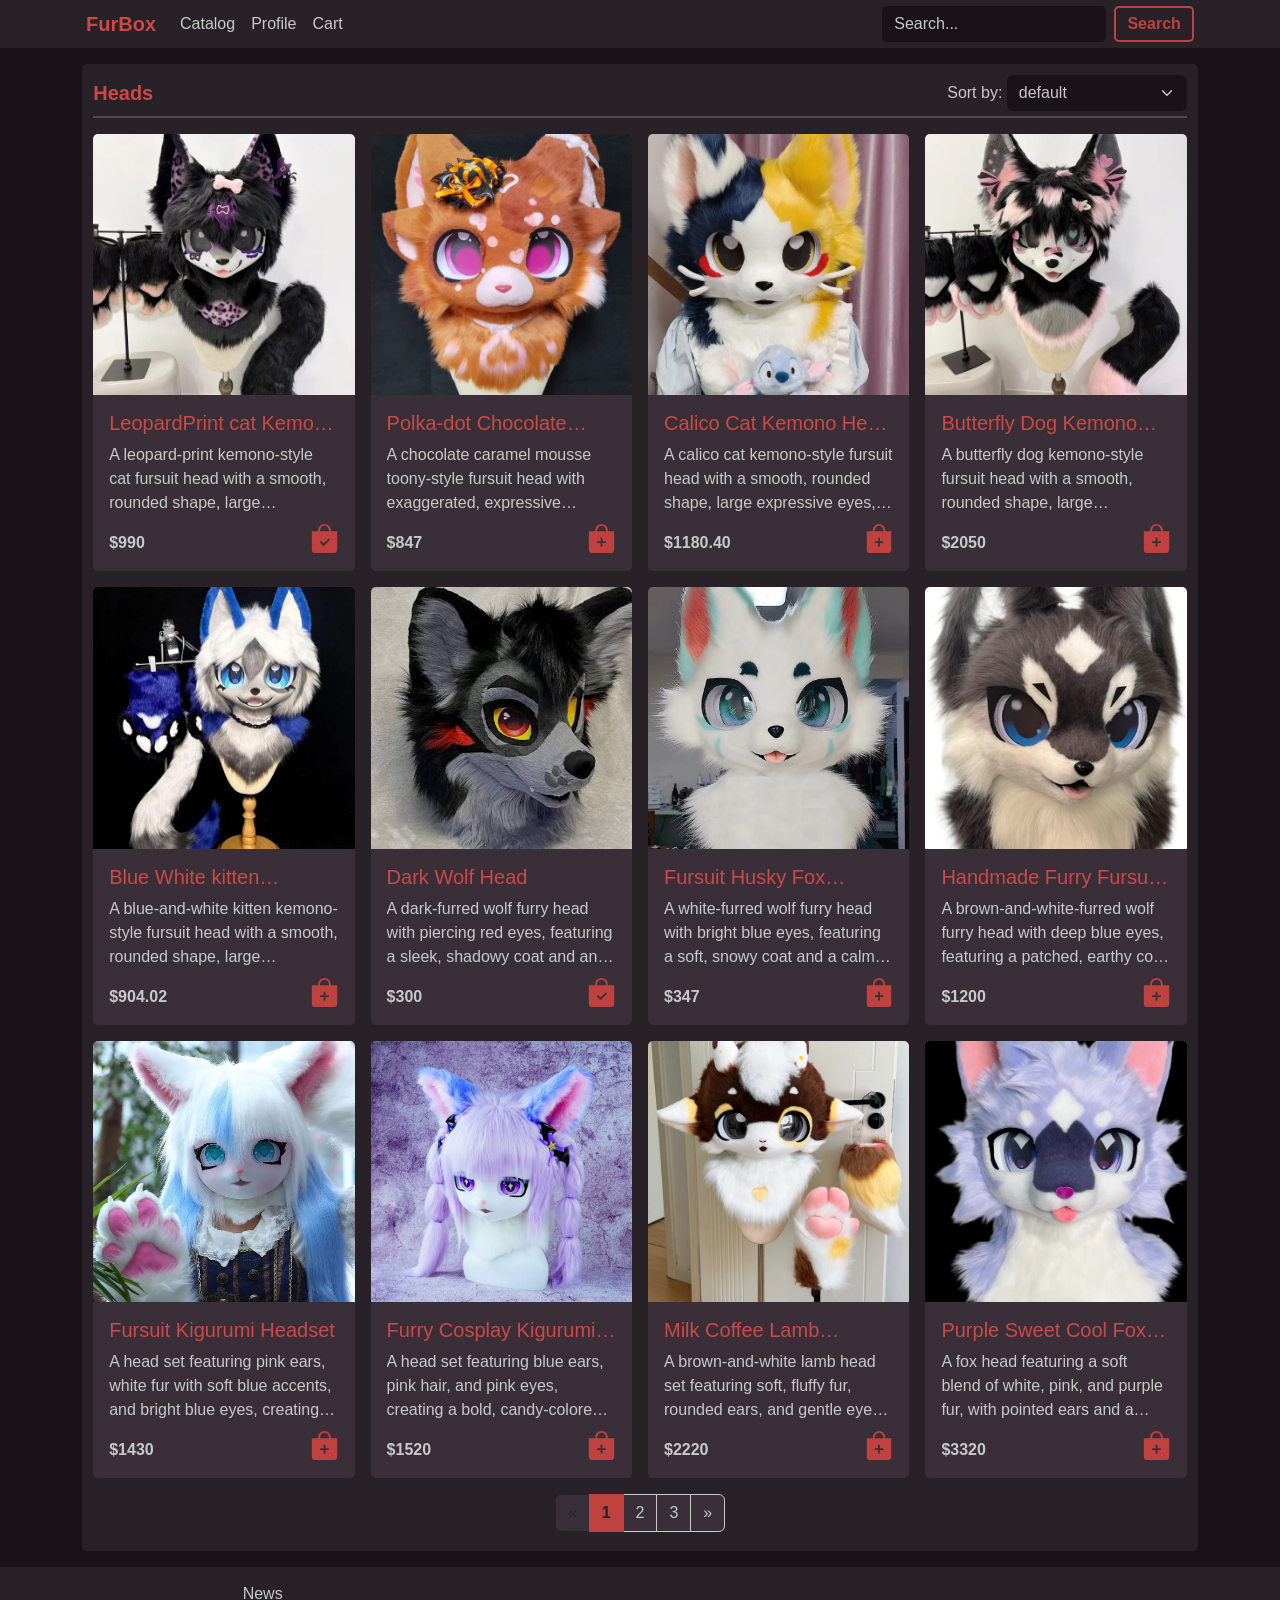
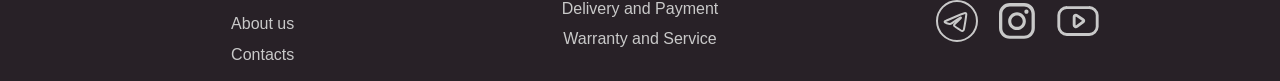
<file: category.html>
<!DOCTYPE html>
<html lang="en">

<head>
    <meta charset="UTF-8">
    <meta name="viewport" content="width=device-width, initial-scale=1.0">
    <link href="https://cdn.jsdelivr.net/npm/bootstrap@5.3.8/dist/css/bootstrap.min.css" rel="stylesheet"
        integrity="sha384-sRIl4kxILFvY47J16cr9ZwB07vP4J8+LH7qKQnuqkuIAvNWLzeN8tE5YBujZqJLB" crossorigin="anonymous">
    <link rel="stylesheet" href="static/styles/base.css">
    <link rel="stylesheet" href="static/styles/category.css">
    <link rel="apple-touch-icon" sizes="180x180" href="static/images/favicon/apple-touch-icon.png">
    <link rel="icon" type="image/png" sizes="32x32" href="static/images/favicon/favicon-32x32.png">
    <link rel="icon" type="image/png" sizes="16x16" href="static/images/favicon/favicon-16x16.png">
    <link rel="manifest" href="static/images/favicon/site.webmanifest">
    <title>Heads - FurBox</title>
</head>

<body class="d-flex flex-column min-vh-100">
    <header class="sticky-top">
        <nav class="navbar navbar-expand-md navbar-dark py-1">
            <div class="container-lg px-3">
                <a class="navbar-brand" href="index.html">FurBox</a>
                <button class="navbar-toggler" type="button" data-bs-toggle="collapse"
                    data-bs-target="#navbarSupportedContent" aria-controls="navbarSupportedContent"
                    aria-expanded="false" aria-label="Toggle navigation">
                    <span class="navbar-toggler-icon"></span>
                </button>
                <div class="collapse navbar-collapse" id="navbarSupportedContent">
                    <ul class="navbar-nav me-auto">
                        <li class="nav-item">
                            <a class="nav-link" href="catalog.html">Catalog</a>
                        </li>
                        <li class="nav-item">
                            <a class="nav-link" href="profile.html">Profile</a>
                        </li>
                        <li class="nav-item">
                            <a class="nav-link" href="cart.html">Cart</a>
                        </li>
                    </ul>
                    <form class="d-flex my-2 my-md-0" role="search">
                        <input class="form-control me-2 input" type="search" placeholder="Search..."
                            aria-label="Search">
                        <button class="btn btn-outline-primary" type="submit">Search</button>
                    </form>
                </div>
            </div>
        </nav>
    </header>
    <main class="flex-grow-1 py-3">
        <div class="container-lg">
            <section class="product-list">
                <div class="product-list-header">
                    <h5>Heads</h5>
                    <form action="#" method="get" class="sort-form">
                        <label for="sortMethod">Sort by:</label>
                        <select class="form-select" id="sortMethod" name="sort_by" onchange="this.form.submit()" aria-label="Default select example">
                            <option selected value="default">default</option>
                            <option value="price_ascending">price (ascending)</option>
                            <option value="price_descending">price (descending)</option>
                        </select>
                    </form>
                </div>
                <hr>
                <div class="product-list-cards">
                    <div class="card">
                        <img src="static/images/products/leprardprint_cat_kemono_head_fursuit.webp" class="card-img-top"
                            alt="...">
                        <div class="card-body">
                            <a href="product.html" class="card-title">
                                <h5>LeopardPrint cat Kemono Head Fursuit</h5>
                            </a>
                            <p class="card-text">A leopard-print kemono-style cat fursuit head with a smooth, rounded
                                shape, large expressive eyes, and spotted fur patterns, giving it a playful yet stylish
                                look with a bold, wild appearance</p>
                            <p class="card-price">$990</p>
                            <a href="#" class="card-cart" data-bs-toggle="tooltip" data-bs-placement="bottom" data-bs-custom-class="custom-tooltip" data-bs-title="Remove from cart"><img src="static/images/product-card/cart-check-fill.svg"
                                    alt=""></a>
                        </div>
                    </div>
                    <div class="card">
                        <img src="static/images/products/polka-dot_chocolate_caramel_mouse_toony_head_fursuit.webp"
                            class="card-img-top" alt="...">
                        <div class="card-body">
                            <a href="#" class="card-title">
                                <h5>Polka-dot Chocolate Caramel Mousse Toony Head Fursuit</h5>
                            </a>
                            <p class="card-text">A chocolate caramel mousse toony-style fursuit head with exaggerated,
                                expressive features, a mix of rich chocolate brown and creamy caramel fur, and a
                                playful, cartoonish look that feels sweet and whimsical</p>
                            <p class="card-price">$847</p>
                            <a href="#" class="card-cart" data-bs-toggle="tooltip" data-bs-placement="bottom" data-bs-custom-class="custom-tooltip" data-bs-title="Add to cart"><img src="static/images/product-card/cart-plus-fill.svg"
                                    alt=""></a>
                        </div>
                    </div>
                    <div class="card">
                        <img src="static/images/products/calico_cat_kemono_head_fursuit.webp" class="card-img-top"
                            alt="...">
                        <div class="card-body">
                            <a href="#" class="card-title">
                                <h5>Calico Cat Kemono Head Fursuit</h5>
                            </a>
                            <p class="card-text">A calico cat kemono-style fursuit head with a smooth, rounded shape,
                                large expressive eyes, and a patchwork of white, orange, and black fur, giving it a cute
                                and lively appearance with a soft, stylized charm</p>
                            <p class="card-price">$1180.40</p>
                            <a href="#" class="card-cart" data-bs-toggle="tooltip" data-bs-placement="bottom" data-bs-custom-class="custom-tooltip" data-bs-title="Add to cart"><img src="static/images/product-card/cart-plus-fill.svg"
                                    alt=""></a>
                        </div>
                    </div>
                    <div class="card">
                        <img src="static/images/products/butterfly_dog_kemono_head_fursuit.webp" class="card-img-top"
                            alt="...">
                        <div class="card-body">
                            <a href="#" class="card-title">
                                <h5>Butterfly Dog Kemono Head Fursuit</h5>
                            </a>
                            <p class="card-text">A butterfly dog kemono-style fursuit head with a smooth, rounded shape,
                                large expressive eyes, and delicate butterfly-like markings in soft pastel hues, giving
                                it a whimsical, ethereal appearance with a gentle, dreamy charm</p>
                            <p class="card-price">$2050</p>
                            <a href="#" class="card-cart" data-bs-toggle="tooltip" data-bs-placement="bottom" data-bs-custom-class="custom-tooltip" data-bs-title="Add to cart"><img src="static/images/product-card/cart-plus-fill.svg"
                                    alt=""></a>
                        </div>
                    </div>
                    <div class="card">
                        <img src="static/images/products/blue_white_kitten_kemono_head_fursuit.webp"
                            class="card-img-top" alt="...">
                        <div class="card-body">
                            <a href="#" class="card-title">
                                <h5>Blue White kitten Kemono Head Fursuit</h5>
                            </a>
                            <p class="card-text">A blue-and-white kitten kemono-style fursuit head with a smooth,
                                rounded shape, large expressive eyes, and soft two-tone fur, giving it a cute,
                                cool-toned appearance with a sweet and playful charm</p>
                            <p class="card-price">$904.02</p>
                            <a href="#" class="card-cart" data-bs-toggle="tooltip" data-bs-placement="bottom" data-bs-custom-class="custom-tooltip" data-bs-title="Add to cart"><img src="static/images/product-card/cart-plus-fill.svg"
                                    alt=""></a>
                        </div>
                    </div>
                    <div class="card">
                        <img src="static/images/products/wolf_head.jpg" class="card-img-top" alt="...">
                        <div class="card-body">
                            <a href="#" class="card-title">
                                <h5>Dark Wolf Head</h5>
                            </a>
                            <p class="card-text">A dark-furred wolf furry head with piercing red eyes, featuring a
                                sleek, shadowy coat and an intense, mysterious gaze</p>
                            <p class="card-price">$300</p>
                            <a href="#" class="card-cart" data-bs-toggle="tooltip" data-bs-placement="bottom" data-bs-custom-class="custom-tooltip" data-bs-title="Remove from cart"><img src="static/images/product-card/cart-check-fill.svg"
                                    alt=""></a>
                        </div>
                    </div>
                    <div class="card">
                        <img src="static/images/products/fursuit_husky_fox_mascot_head.jpg" class="card-img-top"
                            alt="...">
                        <div class="card-body">
                            <a href="#" class="card-title">
                                <h5>Fursuit Husky Fox Mascot</h5>
                            </a>
                            <p class="card-text">A white-furred wolf furry head with bright blue eyes, featuring a soft,
                                snowy coat and a calm, striking gaze</p>
                            <p class="card-price">$347</p>
                            <a href="#" class="card-cart" data-bs-toggle="tooltip" data-bs-placement="bottom" data-bs-custom-class="custom-tooltip" data-bs-title="Add to cart"><img src="static/images/product-card/cart-plus-fill.svg"
                                    alt=""></a>
                        </div>
                    </div>
                    <div class="card">
                        <img src="static/images/products/handmade_furry_fursuit_head.jpg" class="card-img-top"
                            alt="...">
                        <div class="card-body">
                            <a href="#" class="card-title">
                                <h5>Handmade Furry Fursuit Head</h5>
                            </a>
                            <p class="card-text">A brown-and-white-furred wolf furry head with deep blue eyes, featuring
                                a patched, earthy coat and a steady, thoughtful gaze</p>
                            <p class="card-price">$1200</p>
                            <a href="#" class="card-cart" data-bs-toggle="tooltip" data-bs-placement="bottom" data-bs-custom-class="custom-tooltip" data-bs-title="Add to cart"><img src="static/images/product-card/cart-plus-fill.svg"
                                    alt=""></a>
                        </div>
                    </div>
                    <div class="card">
                        <img src="static/images/products/fursuit_kigurumi_headset.avif" class="card-img-top" alt="...">
                        <div class="card-body">
                            <a href="#" class="card-title">
                                <h5>Fursuit Kigurumi Headset</h5>
                            </a>
                            <p class="card-text">A head set featuring pink ears, white fur with soft blue accents, and
                                bright blue eyes, creating a sweet, cool-toned look with a playful contrast</p>
                            <p class="card-price">$1430</p>
                            <a href="#" class="card-cart" data-bs-toggle="tooltip" data-bs-placement="bottom" data-bs-custom-class="custom-tooltip" data-bs-title="Add to cart"><img src="static/images/product-card/cart-plus-fill.svg"
                                    alt=""></a>
                        </div>
                    </div>
                    <div class="card">
                        <img src="static/images/products/furry_cosplay_kigurumi_fursuit_head.avif" class="card-img-top"
                            alt="...">
                        <div class="card-body">
                            <a href="#" class="card-title">
                                <h5>Furry Cosplay Kigurumi Fursuit Head</h5>
                            </a>
                            <p class="card-text">A head set featuring blue ears, pink hair, and pink eyes, creating a
                                bold, candy-colored contrast with a playful and vivid appearance</p>
                            <p class="card-price">$1520</p>
                            <a href="#" class="card-cart" data-bs-toggle="tooltip" data-bs-placement="bottom" data-bs-custom-class="custom-tooltip" data-bs-title="Add to cart"><img src="static/images/product-card/cart-plus-fill.svg"
                                    alt=""></a>
                        </div>
                    </div>
                    <div class="card">
                        <img src="static/images/products/milk_coffee_lamb_kemono_head_fursuit.webp" class="card-img-top"
                            alt="...">
                        <div class="card-body">
                            <a href="#" class="card-title">
                                <h5>Milk Coffee Lamb Kemono Head Fursuit</h5>
                            </a>
                            <p class="card-text">A brown-and-white lamb head set featuring soft, fluffy fur, rounded
                                ears, and gentle eyes, creating a cozy, cuddly look with a warm two-tone appearance</p>
                            <p class="card-price">$2220</p>
                            <a href="#" class="card-cart" data-bs-toggle="tooltip" data-bs-placement="bottom" data-bs-custom-class="custom-tooltip" data-bs-title="Add to cart"><img src="static/images/product-card/cart-plus-fill.svg"
                                    alt=""></a>
                        </div>
                    </div>
                    <div class="card">
                        <img src="static/images/products/purple_sweet_cool_fox_wolf_kemono_fursuit_head.webp"
                            class="card-img-top" alt="...">
                        <div class="card-body">
                            <a href="#" class="card-title">
                                <h5>Purple Sweet Cool Fox Wolf Kemono Fursuit Head</h5>
                            </a>
                            <p class="card-text">A fox head featuring a soft blend of white, pink, and purple fur, with
                                pointed ears and a gentle, whimsical expression that gives it a sweet, pastel-colored
                                charm</p>
                            <p class="card-price">$3320</p>
                            <a href="#" class="card-cart" data-bs-toggle="tooltip" data-bs-placement="bottom" data-bs-custom-class="custom-tooltip" data-bs-title="Add to cart"><img src="static/images/product-card/cart-plus-fill.svg"
                                    alt=""></a>
                        </div>
                    </div>

                </div>
                <div class="pagination-container">
                    <ul class="pagination">
                        <li class="page-item disabled">
                            <a class="page-link" href="#" aria-label="Previous">
                                <span aria-hidden="true">&laquo;</span>
                            </a>
                        </li>
                        <li class="page-item active"><a class="page-link" href="#">1</a></li>
                        <li class="page-item"><a class="page-link" href="#">2</a></li>
                        <li class="page-item"><a class="page-link" href="#">3</a></li>
                        <li class="page-item">
                            <a class="page-link" href="#" aria-label="Next">
                                <span aria-hidden="true">&raquo;</span>
                            </a>
                        </li>
                    </ul>
                </div>
            </section>
        </div>
    </main>
    <footer>
        <div class="container-lg px-3 py-2 text-center">
            <div class="row align-items-center">
                <div class="col-12 col-md-4">
                    <ul class="footer-list">
                        <li>
                            <a href="#" class="footer-link">
                                News
                            </a>
                        </li>
                        <li>
                            <a href="#" class="footer-link">
                                About us
                            </a>
                        </li>
                        <li>
                            <a href="#" class="footer-link">
                                Contacts
                            </a>
                        </li>
                    </ul>
                </div>
                <div class="col-12 col-md-4">
                    <ul class="footer-list">
                        <li>
                            <a href="#" class="footer-link">Delivery and Payment</a>
                        </li>
                        <li>
                            <a href="#" class="footer-link">Warranty and Service</a>
                        </li>
                    </ul>
                </div>
                <div class="col-12 col-md-4">
                    <ul class="footer-list d-flex justify-content-center">
                        <li>
                            <a href="#" class="footer-link">
                                <img src="static/images/footer_links/telegram.svg" alt="Telegram"
                                    class="footer-link-img">
                            </a>
                        </li>
                        <li>
                            <a href="#" class="footer-link">
                                <img src="static/images/footer_links/instagram.svg" alt="Instagram"
                                    class="footer-link-img">
                            </a>
                        </li>
                        <li>
                            <a href="#" class="footer-link">
                                <img src="static/images/footer_links/youtube.svg" alt="YouTube" class="footer-link-img">
                            </a>
                        </li>
                    </ul>
                </div>
            </div>
        </div>
    </footer>

    <script src="https://cdn.jsdelivr.net/npm/bootstrap@5.3.8/dist/js/bootstrap.bundle.min.js"
        integrity="sha384-FKyoEForCGlyvwx9Hj09JcYn3nv7wiPVlz7YYwJrWVcXK/BmnVDxM+D2scQbITxI"
        crossorigin="anonymous"></script>

    <script>
        const header = document.querySelector('header');

        const observer = new ResizeObserver(entries => {
            const height = entries[0].borderBoxSize[0].blockSize;

            document.documentElement.style.setProperty(
                '--header-height',
                `calc(${height}px + 1rem)`
            );
        });

        observer.observe(header);
    </script>

    <script>
        const tooltipTriggerList = document.querySelectorAll('[data-bs-toggle="tooltip"]')
        const tooltipList = [...tooltipTriggerList].map(tooltipTriggerEl => new bootstrap.Tooltip(tooltipTriggerEl))
    </script>
</body>

</html>
</file>
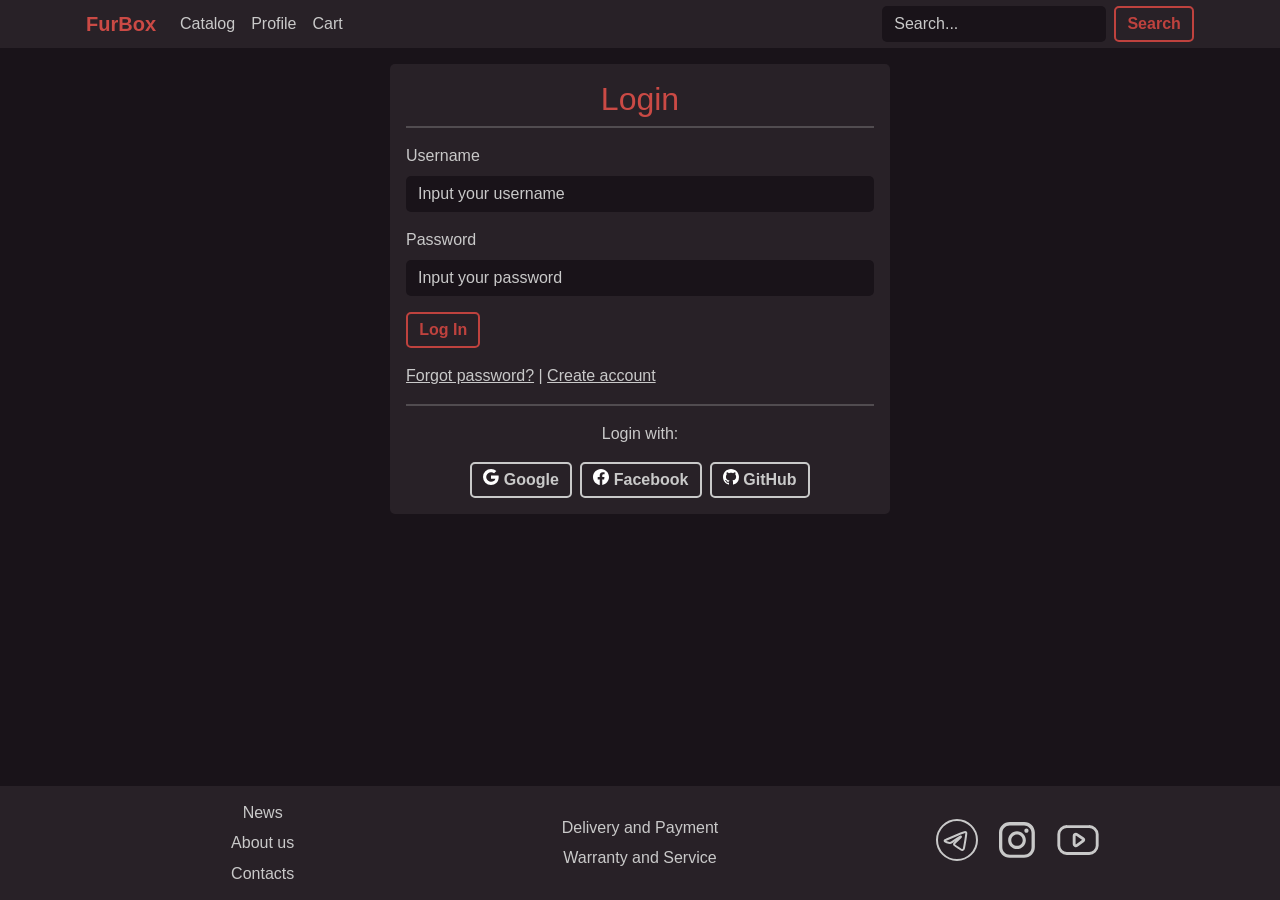
<file: login.html>
<!DOCTYPE html>
<html lang="en">

<head>
    <meta charset="UTF-8">
    <meta name="viewport" content="width=device-width, initial-scale=1.0">
    <link href="https://cdn.jsdelivr.net/npm/bootstrap@5.3.8/dist/css/bootstrap.min.css" rel="stylesheet"
        integrity="sha384-sRIl4kxILFvY47J16cr9ZwB07vP4J8+LH7qKQnuqkuIAvNWLzeN8tE5YBujZqJLB" crossorigin="anonymous">
    <link rel="stylesheet" href="static/styles/base.css">
    <link rel="stylesheet" href="static/styles/login.css">
    <link rel="apple-touch-icon" sizes="180x180" href="static/images/favicon/apple-touch-icon.png">
    <link rel="icon" type="image/png" sizes="32x32" href="static/images/favicon/favicon-32x32.png">
    <link rel="icon" type="image/png" sizes="16x16" href="static/images/favicon/favicon-16x16.png">
    <link rel="manifest" href="static/images/favicon/site.webmanifest">
    <title>Login - FurBox</title>
</head>

<body class="d-flex flex-column min-vh-100">
    <header class="sticky-top">
        <nav class="navbar navbar-expand-md navbar-dark py-1">
            <div class="container-lg px-3">
                <a class="navbar-brand" href="index.html">FurBox</a>
                <button class="navbar-toggler" type="button" data-bs-toggle="collapse"
                    data-bs-target="#navbarSupportedContent" aria-controls="navbarSupportedContent"
                    aria-expanded="false" aria-label="Toggle navigation">
                    <span class="navbar-toggler-icon"></span>
                </button>
                <div class="collapse navbar-collapse" id="navbarSupportedContent">
                    <ul class="navbar-nav me-auto">
                        <li class="nav-item">
                            <a class="nav-link" href="catalog.html">Catalog</a>
                        </li>
                        <li class="nav-item">
                            <a class="nav-link" href="profile.html">Profile</a>
                        </li>
                        <li class="nav-item">
                            <a class="nav-link" href="cart.html">Cart</a>
                        </li>
                    </ul>
                    <form class="d-flex my-2 my-md-0" role="search">
                        <input class="form-control me-2 input" type="search" placeholder="Search..."
                            aria-label="Search">
                        <button class="btn btn-outline-primary" type="submit">Search</button>
                    </form>
                </div>
            </div>
        </nav>
    </header>
    <main class="flex-grow-1 py-3">
        <div class="container-lg">
            <section class="login">
                <h2 class="text-center">Login</h2>
                <hr>
                <form class="login-form" action="#" method="post">
                    <div class="mb-3">
                        <label for="username" class="form-label">Username</label>
                        <input type="text" class="form-control input" id="username" placeholder="Input your username"
                            required>
                    </div>
                    <div class="mb-3">
                        <label for="password" class="form-label">Password</label>
                        <input type="password" class="form-control input" id="password"
                            placeholder="Input your password" required>
                    </div>
                    <button type="submit" class="btn btn-outline-primary">Log In</button>
                </form>
                <div class="mt-3">
                    <a href="#" class="underline-link">Forgot password?</a> | <a href="registration.html" class="underline-link">Create account</a>
                </div>
                <hr class="mt-3">
                <div class="text-center">
                    <p>Login with:</p>
                    <div class="d-flex flex-wrap justify-content-center gap-2">
                        <a href="#" class="btn btn-outline-white">
                            <img src="static/images/login/google.svg" alt="Google Icon" width="16" height="16">
                            Google
                        </a>
                        <a href="#" class="btn btn-outline-white">
                            <img src="static/images/login/facebook.svg" alt="Facebook Icon" width="16" height="16">
                            Facebook
                        </a>
                        <a href="#" class="btn btn-outline-white">
                            <img src="static/images/login/github.svg" alt="GitHub Icon" width="16" height="16">
                            GitHub
                        </a>
                    </div>
                </div>
            </section>
        </div>
    </main>
    <footer>
        <div class="container-lg px-3 py-2 text-center">
            <div class="row align-items-center">
                <div class="col-12 col-md-4">
                    <ul class="footer-list">
                        <li>
                            <a href="#" class="footer-link">
                                News
                            </a>
                        </li>
                        <li>
                            <a href="#" class="footer-link">
                                About us
                            </a>
                        </li>
                        <li>
                            <a href="#" class="footer-link">
                                Contacts
                            </a>
                        </li>
                    </ul>
                </div>
                <div class="col-12 col-md-4">
                    <ul class="footer-list">
                        <li>
                            <a href="#" class="footer-link">Delivery and Payment</a>
                        </li>
                        <li>
                            <a href="#" class="footer-link">Warranty and Service</a>
                        </li>
                    </ul>
                </div>
                <div class="col-12 col-md-4">
                    <ul class="footer-list d-flex justify-content-center">
                        <li>
                            <a href="#" class="footer-link">
                                <img src="static/images/footer_links/telegram.svg" alt="Telegram"
                                    class="footer-link-img">
                            </a>
                        </li>
                        <li>
                            <a href="#" class="footer-link">
                                <img src="static/images/footer_links/instagram.svg" alt="Instagram"
                                    class="footer-link-img">
                            </a>
                        </li>
                        <li>
                            <a href="#" class="footer-link">
                                <img src="static/images/footer_links/youtube.svg" alt="YouTube" class="footer-link-img">
                            </a>
                        </li>
                    </ul>
                </div>
            </div>
        </div>
    </footer>

    <script src="https://cdn.jsdelivr.net/npm/bootstrap@5.3.8/dist/js/bootstrap.bundle.min.js"
        integrity="sha384-FKyoEForCGlyvwx9Hj09JcYn3nv7wiPVlz7YYwJrWVcXK/BmnVDxM+D2scQbITxI"
        crossorigin="anonymous"></script>

    <script>
        const header = document.querySelector('header');

        const observer = new ResizeObserver(entries => {
            const height = entries[0].borderBoxSize[0].blockSize;

            document.documentElement.style.setProperty(
                '--header-height',
                `calc(${height}px + 1rem)`
            );
        });

        observer.observe(header);
    </script>

    <script>
        const tooltipTriggerList = document.querySelectorAll('[data-bs-toggle="tooltip"]')
        const tooltipList = [...tooltipTriggerList].map(tooltipTriggerEl => new bootstrap.Tooltip(tooltipTriggerEl))
    </script>
</body>

</html>
</file>
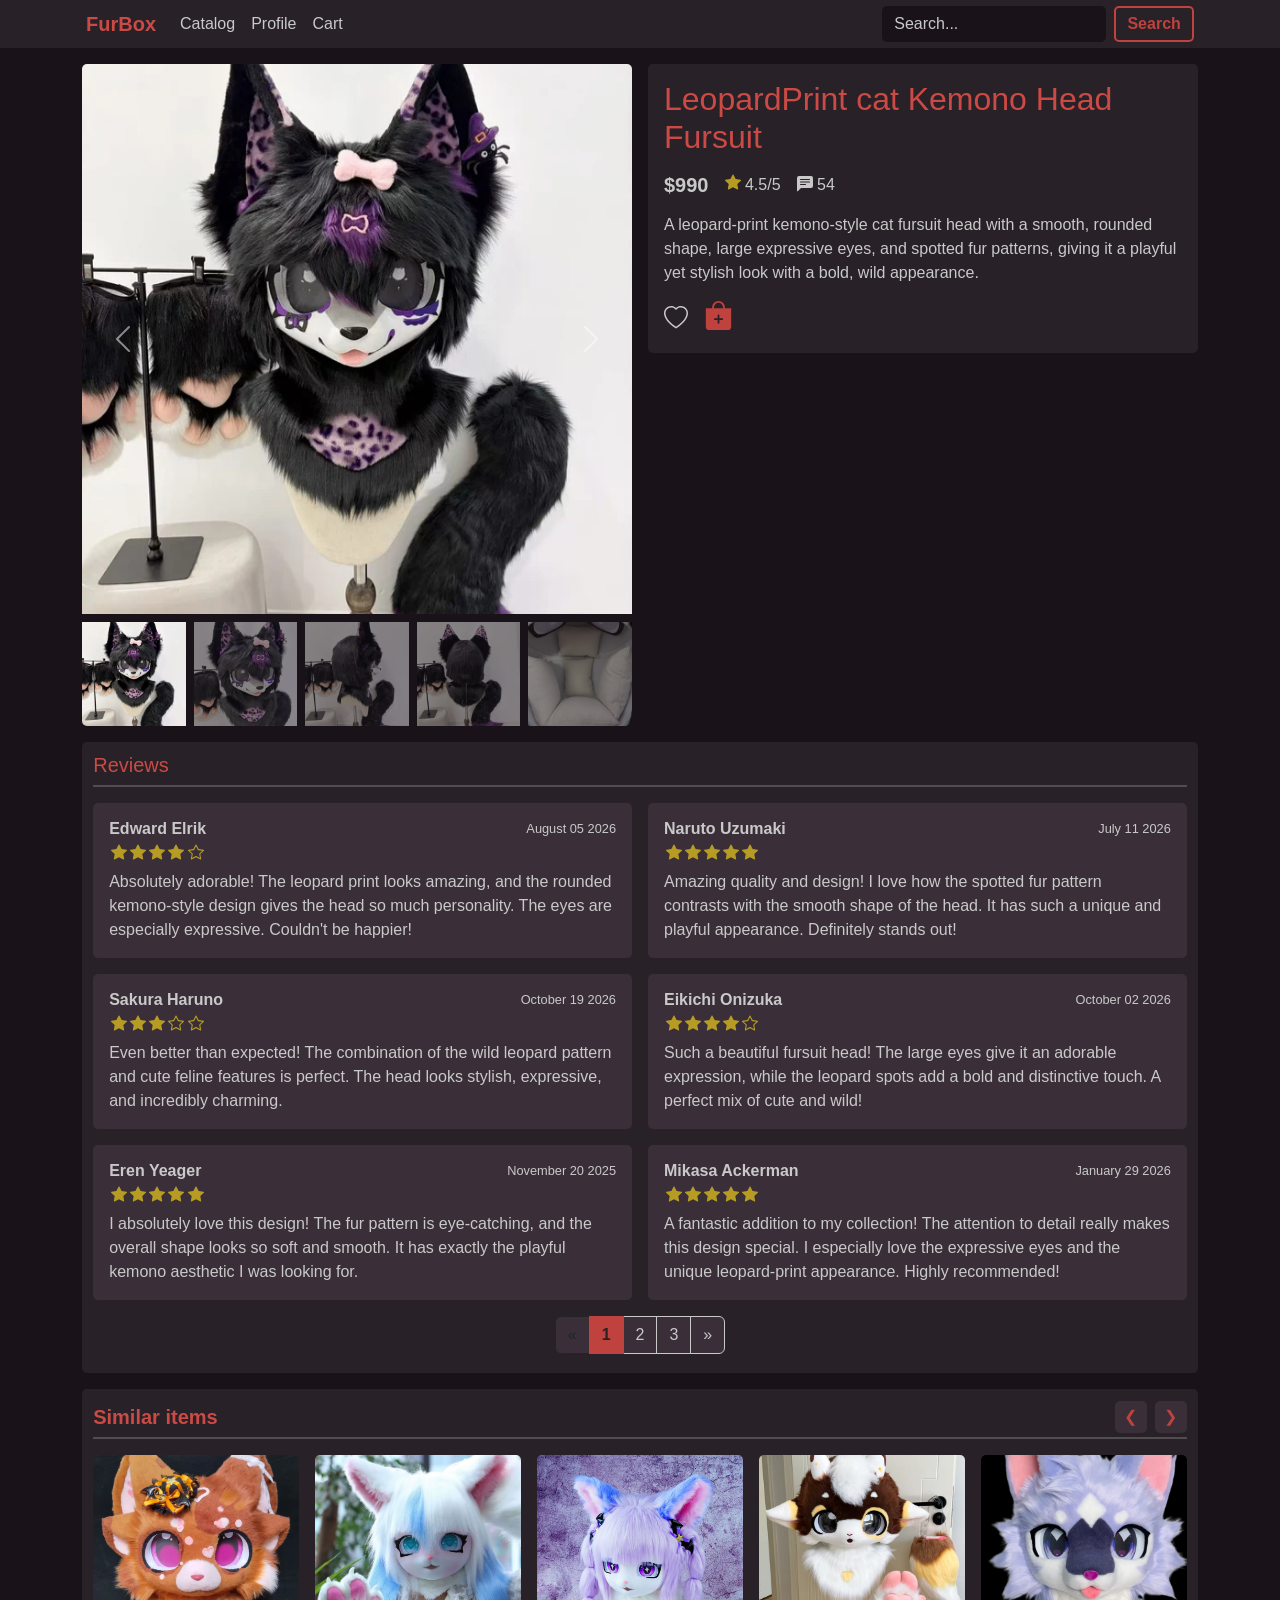
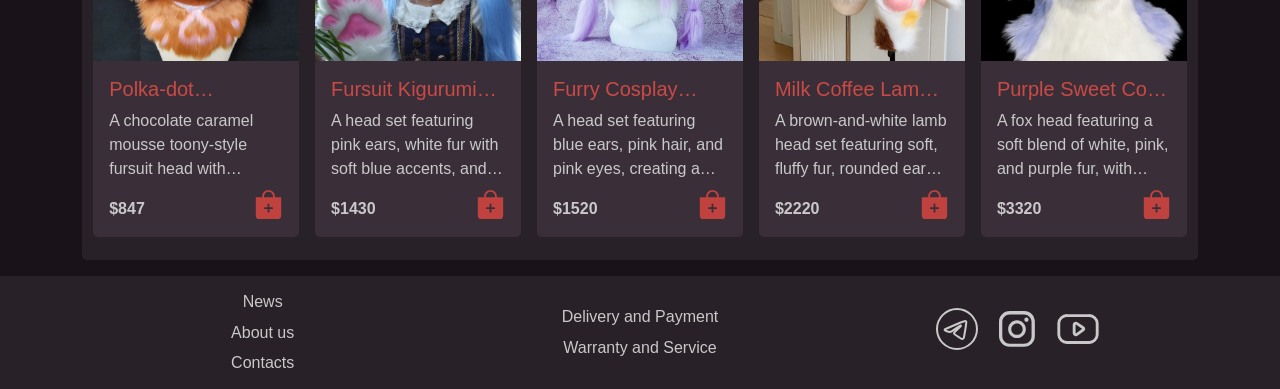
<file: product.html>
<!DOCTYPE html>
<html lang="en">

<head>
    <meta charset="UTF-8">
    <meta name="viewport" content="width=device-width, initial-scale=1.0">
    <link href="https://cdn.jsdelivr.net/npm/bootstrap@5.3.8/dist/css/bootstrap.min.css" rel="stylesheet"
        integrity="sha384-sRIl4kxILFvY47J16cr9ZwB07vP4J8+LH7qKQnuqkuIAvNWLzeN8tE5YBujZqJLB" crossorigin="anonymous">
    <link rel="stylesheet" href="static/styles/base.css">
    <link rel="stylesheet" href="static/styles/product.css">
    <link rel="apple-touch-icon" sizes="180x180" href="static/images/favicon/apple-touch-icon.png">
    <link rel="icon" type="image/png" sizes="32x32" href="static/images/favicon/favicon-32x32.png">
    <link rel="icon" type="image/png" sizes="16x16" href="static/images/favicon/favicon-16x16.png">
    <link rel="manifest" href="static/images/favicon/site.webmanifest">
    <title>LeopardPrint cat Kemono Head Fursuit - FurBox</title>
</head>

<body class="d-flex flex-column min-vh-100">
    <header class="sticky-top">
        <nav class="navbar navbar-expand-md navbar-dark py-1">
            <div class="container-lg px-3">
                <a class="navbar-brand" href="index.html">FurBox</a>
                <button class="navbar-toggler" type="button" data-bs-toggle="collapse"
                    data-bs-target="#navbarSupportedContent" aria-controls="navbarSupportedContent"
                    aria-expanded="false" aria-label="Toggle navigation">
                    <span class="navbar-toggler-icon"></span>
                </button>
                <div class="collapse navbar-collapse" id="navbarSupportedContent">
                    <ul class="navbar-nav me-auto">
                        <li class="nav-item">
                            <a class="nav-link" href="catalog.html">Catalog</a>
                        </li>
                        <li class="nav-item">
                            <a class="nav-link" href="profile.html">Profile</a>
                        </li>
                        <li class="nav-item">
                            <a class="nav-link" href="cart.html">Cart</a>
                        </li>
                    </ul>
                    <form class="d-flex my-2 my-md-0" role="search">
                        <input class="form-control me-2 input" type="search" placeholder="Search..."
                            aria-label="Search">
                        <button class="btn btn-outline-primary" type="submit">Search</button>
                    </form>
                </div>
            </div>
        </nav>
    </header>
    <main class="flex-grow-1 py-3">
        <div class="container-lg">
            <article class="product">
                <div class="row g-3">
                    <div class="col-12 col-md-6">
                        <div id="carouselExampleIndicators" class="carousel slide">
                            <div class="carousel-inner">
                                <div class="carousel-items">
                                    <div class="carousel-item active">
                                        <img src="static/images/product/1.webp" class="d-block w-100" alt="...">
                                    </div>
                                    <div class="carousel-item">
                                        <img src="static/images/product/2.webp" class="d-block w-100" alt="...">
                                    </div>
                                    <div class="carousel-item">
                                        <img src="static/images/product/3.webp" class="d-block w-100" alt="...">
                                    </div>
                                    <div class="carousel-item">
                                        <img src="static/images/product/4.webp" class="d-block w-100" alt="...">
                                    </div>
                                    <div class="carousel-item">
                                        <img src="static/images/product/5.webp" class="d-block w-100" alt="...">
                                    </div>
                                </div>
                                <button class="carousel-control-prev" type="button"
                                    data-bs-target="#carouselExampleIndicators" data-bs-slide="prev">
                                    <span class="carousel-control-prev-icon" aria-hidden="true"></span>
                                    <span class="visually-hidden">Previous</span>
                                </button>
                                <button class="carousel-control-next" type="button"
                                    data-bs-target="#carouselExampleIndicators" data-bs-slide="next">
                                    <span class="carousel-control-next-icon" aria-hidden="true"></span>
                                    <span class="visually-hidden">Next</span>
                                </button>
                            </div>
                            <div class="carousel-indicators">
                                <button type="button" data-bs-target="#carouselExampleIndicators" data-bs-slide-to="0"
                                    class="active" aria-current="true" aria-label="Slide 1">
                                    <img src="static/images/product/1.webp" class="d-block w-100" alt="...">
                                </button>
                                <button type="button" data-bs-target="#carouselExampleIndicators" data-bs-slide-to="1"
                                    aria-label="Slide 2">
                                    <img src="static/images/product/2.webp" class="d-block w-100" alt="...">
                                </button>
                                <button type="button" data-bs-target="#carouselExampleIndicators" data-bs-slide-to="2"
                                    aria-label="Slide 3">
                                    <img src="static/images/product/3.webp" class="d-block w-100" alt="...">
                                </button>
                                <button type="button" data-bs-target="#carouselExampleIndicators" data-bs-slide-to="3"
                                    aria-label="Slide 4">
                                    <img src="static/images/product/4.webp" class="d-block w-100" alt="...">
                                </button>
                                <button type="button" data-bs-target="#carouselExampleIndicators" data-bs-slide-to="4"
                                    aria-label="Slide 5">
                                    <img src="static/images/product/5.webp" class="d-block w-100" alt="...">
                                </button>
                            </div>
                        </div>
                    </div>
                    <div class="col-12 col-md-6">
                        <div class="product-info">
                            <h2 class="product-title">LeopardPrint cat Kemono Head Fursuit</h2>
                            <div class="d-flex gap-3 mt-3">
                                <h5 class="product-price">$990</h5>
                                <div>
                                    <img src="static/images/rating/star-fill.svg" alt="">
                                    <span>4.5/5</span>
                                </div>
                                <a class="comment-count" href="#reviews">
                                    <img src="static/images/product/comments-fill.svg" alt="">
                                    <span>54</span>
                                </a>
                            </div>
                            <p class="mt-2">
                                A leopard-print kemono-style cat fursuit head with a smooth, rounded
                                shape, large expressive eyes, and spotted fur patterns, giving it a playful yet stylish
                                look with a bold, wild appearance.
                            </p>
                            <div class="d-flex gap-3 align-items-end">
                                <a href="#" class="add-to-wishlist" data-bs-toggle="tooltip" data-bs-placement="bottom"
                                    data-bs-custom-class="custom-tooltip" data-bs-title="Add to wishlist"><img
                                        src="static/images/product/heart.svg" alt=""></a>
                                <a href="#" class="card-cart" data-bs-toggle="tooltip" data-bs-placement="bottom" data-bs-custom-class="custom-tooltip" data-bs-title="Add to cart" data-bs-toggle="tooltip" data-bs-placement="bottom"
                                    data-bs-custom-class="custom-tooltip" data-bs-title="Add to cart"><img
                                        src="static/images/product-card/cart-plus-fill.svg" alt=""></a>
                            </div>
                        </div>
                    </div>
                </div>
            </article>
            <section class="reviews" id="reviews">
                <h5>Reviews</h5>
                <hr>
                <div class="review-list">
                    <div class="row g-3">
                        <div class="col-12 col-md-6">
                            <article class="review">
                                <div class="review-header">
                                    <h6 class="review-user">Edward Elrik</h6>
                                    <p class="review-date">August 05 2026</p>
                                </div>
                                <div class="review-rating">
                                    <img src="static/images/rating/star-fill.svg" alt=""><img
                                        src="static/images/rating/star-fill.svg" alt=""><img
                                        src="static/images/rating/star-fill.svg" alt=""><img
                                        src="static/images/rating/star-fill.svg" alt=""><img
                                        src="static/images/rating/star.svg" alt="">
                                </div>
                                <p class="review-body">
                                    Absolutely adorable! The leopard print looks amazing, and the rounded kemono-style
                                    design gives the head so much personality. The eyes are especially expressive.
                                    Couldn't be happier!
                                </p>
                            </article>
                        </div>
                        <div class="col-12 col-md-6">
                            <article class="review">
                                <div class="review-header">
                                    <h6 class="review-user">Naruto Uzumaki</h6>
                                    <p class="review-date">July 11 2026</p>
                                </div>
                                <div class="review-rating">
                                    <img src="static/images/rating/star-fill.svg" alt=""><img
                                        src="static/images/rating/star-fill.svg" alt=""><img
                                        src="static/images/rating/star-fill.svg" alt=""><img
                                        src="static/images/rating/star-fill.svg" alt=""><img
                                        src="static/images/rating/star-fill.svg" alt="">
                                </div>
                                <p class="review-body">
                                    Amazing quality and design! I love how the spotted fur pattern contrasts with the
                                    smooth shape of the head. It has such a unique and playful appearance. Definitely
                                    stands out!
                                </p>
                            </article>
                        </div>
                        <div class="col-12 col-md-6">
                            <article class="review">
                                <div class="review-header">
                                    <h6 class="review-user">Sakura Haruno</h6>
                                    <p class="review-date">October 19 2026</p>
                                </div>
                                <div class="review-rating">
                                    <img src="static/images/rating/star-fill.svg" alt=""><img
                                        src="static/images/rating/star-fill.svg" alt=""><img
                                        src="static/images/rating/star-fill.svg" alt=""><img
                                        src="static/images/rating/star.svg" alt=""><img
                                        src="static/images/rating/star.svg" alt="">
                                </div>
                                <p class="review-body">
                                    Even better than expected! The combination of the wild leopard pattern and cute
                                    feline features is perfect. The head looks stylish, expressive, and incredibly
                                    charming.
                                </p>
                            </article>
                        </div>
                        <div class="col-12 col-md-6">
                            <article class="review">
                                <div class="review-header">
                                    <h6 class="review-user">Eikichi Onizuka</h6>
                                    <p class="review-date">October 02 2026</p>
                                </div>
                                <div class="review-rating">
                                    <img src="static/images/rating/star-fill.svg" alt=""><img
                                        src="static/images/rating/star-fill.svg" alt=""><img
                                        src="static/images/rating/star-fill.svg" alt=""><img
                                        src="static/images/rating/star-fill.svg" alt=""><img
                                        src="static/images/rating/star.svg" alt="">
                                </div>
                                <p class="review-body">
                                    Such a beautiful fursuit head! The large eyes give it an adorable expression, while
                                    the leopard spots add a bold and distinctive touch. A perfect mix of cute and wild!
                                </p>
                            </article>
                        </div>
                        <div class="col-12 col-md-6">
                            <article class="review">
                                <div class="review-header">
                                    <h6 class="review-user">Eren Yeager</h6>
                                    <p class="review-date">November 20 2025</p>
                                </div>
                                <div class="review-rating">
                                    <img src="static/images/rating/star-fill.svg" alt=""><img
                                        src="static/images/rating/star-fill.svg" alt=""><img
                                        src="static/images/rating/star-fill.svg" alt=""><img
                                        src="static/images/rating/star-fill.svg" alt=""><img
                                        src="static/images/rating/star-fill.svg" alt="">
                                </div>
                                <p class="review-body">
                                    I absolutely love this design! The fur pattern is eye-catching, and the overall
                                    shape looks so soft and smooth. It has exactly the playful kemono aesthetic I was
                                    looking for.
                                </p>
                            </article>
                        </div>
                        <div class="col-12 col-md-6">
                            <article class="review">
                                <div class="review-header">
                                    <h6 class="review-user">Mikasa Ackerman</h6>
                                    <p class="review-date">January 29 2026</p>
                                </div>
                                <div class="review-rating">
                                    <img src="static/images/rating/star-fill.svg" alt=""><img
                                        src="static/images/rating/star-fill.svg" alt=""><img
                                        src="static/images/rating/star-fill.svg" alt=""><img
                                        src="static/images/rating/star-fill.svg" alt=""><img
                                        src="static/images/rating/star-fill.svg" alt="">
                                </div>
                                <p class="review-body">
                                    A fantastic addition to my collection! The attention to detail really makes this
                                    design special. I especially love the expressive eyes and the unique leopard-print
                                    appearance. Highly recommended!
                                </p>
                            </article>
                        </div>
                    </div>
                </div>
                <div class="pagination-container">
                    <ul class="pagination">
                        <li class="page-item disabled">
                            <a class="page-link" href="#" aria-label="Previous">
                                <span aria-hidden="true">&laquo;</span>
                            </a>
                        </li>
                        <li class="page-item active"><a class="page-link" href="#">1</a></li>
                        <li class="page-item"><a class="page-link" href="#">2</a></li>
                        <li class="page-item"><a class="page-link" href="#">3</a></li>
                        <li class="page-item">
                            <a class="page-link" href="#" aria-label="Next">
                                <span aria-hidden="true">&raquo;</span>
                            </a>
                        </li>
                    </ul>
                </div>
            </section>
            <section class="product-list">
                <div class="product-list-header">
                    <h5>Similar items</h5>
                    <div class="product-list-controls">
                        <button class="scroll-left" type="button" aria-label="Scroll left">
                            &#10094;
                        </button>
                        <button class="scroll-right" type="button" aria-label="Scroll right">
                            &#10095;
                        </button>
                    </div>
                </div>
                <hr>
                <div class="product-list-cards">
                    <div class="card">
                        <img src="static/images/products/polka-dot_chocolate_caramel_mouse_toony_head_fursuit.webp"
                            class="card-img-top" alt="...">
                        <div class="card-body">
                            <a href="#" class="card-title">
                                <h5>Polka-dot Chocolate Caramel Mousse Toony Head Fursuit</h5>
                            </a>
                            <p class="card-text">A chocolate caramel mousse toony-style fursuit head with exaggerated,
                                expressive features, a mix of rich chocolate brown and creamy caramel fur, and a
                                playful, cartoonish look that feels sweet and whimsical</p>
                            <p class="card-price">$847</p>
                            <a href="#" class="card-cart" data-bs-toggle="tooltip" data-bs-placement="bottom" data-bs-custom-class="custom-tooltip" data-bs-title="Add to cart"><img src="static/images/product-card/cart-plus-fill.svg"
                                    alt=""></a>
                        </div>
                    </div>
                    <div class="card">
                        <img src="static/images/products/fursuit_kigurumi_headset.avif" class="card-img-top" alt="...">
                        <div class="card-body">
                            <a href="#" class="card-title">
                                <h5>Fursuit Kigurumi Headset</h5>
                            </a>
                            <p class="card-text">A head set featuring pink ears, white fur with soft blue accents, and
                                bright blue eyes, creating a sweet, cool-toned look with a playful contrast</p>
                            <p class="card-price">$1430</p>
                            <a href="#" class="card-cart" data-bs-toggle="tooltip" data-bs-placement="bottom" data-bs-custom-class="custom-tooltip" data-bs-title="Add to cart"><img src="static/images/product-card/cart-plus-fill.svg"
                                    alt=""></a>
                        </div>
                    </div>
                    <div class="card">
                        <img src="static/images/products/furry_cosplay_kigurumi_fursuit_head.avif" class="card-img-top"
                            alt="...">
                        <div class="card-body">
                            <a href="#" class="card-title">
                                <h5>Furry Cosplay Kigurumi Fursuit Head</h5>
                            </a>
                            <p class="card-text">A head set featuring blue ears, pink hair, and pink eyes, creating a
                                bold, candy-colored contrast with a playful and vivid appearance</p>
                            <p class="card-price">$1520</p>
                            <a href="#" class="card-cart" data-bs-toggle="tooltip" data-bs-placement="bottom" data-bs-custom-class="custom-tooltip" data-bs-title="Add to cart"><img src="static/images/product-card/cart-plus-fill.svg"
                                    alt=""></a>
                        </div>
                    </div>
                    <div class="card">
                        <img src="static/images/products/milk_coffee_lamb_kemono_head_fursuit.webp" class="card-img-top"
                            alt="...">
                        <div class="card-body">
                            <a href="#" class="card-title">
                                <h5>Milk Coffee Lamb Kemono Head Fursuit</h5>
                            </a>
                            <p class="card-text">A brown-and-white lamb head set featuring soft, fluffy fur, rounded
                                ears, and gentle eyes, creating a cozy, cuddly look with a warm two-tone appearance</p>
                            <p class="card-price">$2220</p>
                            <a href="#" class="card-cart" data-bs-toggle="tooltip" data-bs-placement="bottom" data-bs-custom-class="custom-tooltip" data-bs-title="Add to cart"><img src="static/images/product-card/cart-plus-fill.svg"
                                    alt=""></a>
                        </div>
                    </div>
                    <div class="card">
                        <img src="static/images/products/purple_sweet_cool_fox_wolf_kemono_fursuit_head.webp"
                            class="card-img-top" alt="...">
                        <div class="card-body">
                            <a href="#" class="card-title">
                                <h5>Purple Sweet Cool Fox Wolf Kemono Fursuit Head</h5>
                            </a>
                            <p class="card-text">A fox head featuring a soft blend of white, pink, and purple fur, with
                                pointed ears and a gentle, whimsical expression that gives it a sweet, pastel-colored
                                charm</p>
                            <p class="card-price">$3320</p>
                            <a href="#" class="card-cart" data-bs-toggle="tooltip" data-bs-placement="bottom" data-bs-custom-class="custom-tooltip" data-bs-title="Add to cart"><img src="static/images/product-card/cart-plus-fill.svg"
                                    alt=""></a>
                        </div>
                    </div>
                    <div class="card">
                        <img src="static/images/products/black_wolf_kemono_fursuit_head.webp" class="card-img-top"
                            alt="...">
                        <div class="card-body">
                            <a href="#" class="card-title">
                                <h5>Black Wolf Kemono Fursuit Head</h5>
                            </a>
                            <p class="card-text">A black kemono-style wolf fursuit head with a smooth, rounded shape,
                                large expressive eyes, and soft dark fur, giving it a cute yet mysterious look with a
                                sleek, stylized appearance</p>
                            <p class="card-price">$1060</p>
                            <a href="#" class="card-cart" data-bs-toggle="tooltip" data-bs-placement="bottom" data-bs-custom-class="custom-tooltip" data-bs-title="Add to cart"><img src="static/images/product-card/cart-plus-fill.svg"
                                    alt=""></a>
                        </div>
                    </div>
                </div>
            </section>
        </div>
    </main>
    <footer>
        <div class="container-lg px-3 py-2 text-center">
            <div class="row align-items-center">
                <div class="col-12 col-md-4">
                    <ul class="footer-list">
                        <li>
                            <a href="#" class="footer-link">
                                News
                            </a>
                        </li>
                        <li>
                            <a href="#" class="footer-link">
                                About us
                            </a>
                        </li>
                        <li>
                            <a href="#" class="footer-link">
                                Contacts
                            </a>
                        </li>
                    </ul>
                </div>
                <div class="col-12 col-md-4">
                    <ul class="footer-list">
                        <li>
                            <a href="#" class="footer-link">Delivery and Payment</a>
                        </li>
                        <li>
                            <a href="#" class="footer-link">Warranty and Service</a>
                        </li>
                    </ul>
                </div>
                <div class="col-12 col-md-4">
                    <ul class="footer-list d-flex justify-content-center">
                        <li>
                            <a href="#" class="footer-link">
                                <img src="static/images/footer_links/telegram.svg" alt="Telegram"
                                    class="footer-link-img">
                            </a>
                        </li>
                        <li>
                            <a href="#" class="footer-link">
                                <img src="static/images/footer_links/instagram.svg" alt="Instagram"
                                    class="footer-link-img">
                            </a>
                        </li>
                        <li>
                            <a href="#" class="footer-link">
                                <img src="static/images/footer_links/youtube.svg" alt="YouTube" class="footer-link-img">
                            </a>
                        </li>
                    </ul>
                </div>
            </div>
        </div>
    </footer>

    <script src="https://cdn.jsdelivr.net/npm/bootstrap@5.3.8/dist/js/bootstrap.bundle.min.js"
        integrity="sha384-FKyoEForCGlyvwx9Hj09JcYn3nv7wiPVlz7YYwJrWVcXK/BmnVDxM+D2scQbITxI"
        crossorigin="anonymous"></script>

    <script>
        const header = document.querySelector('header');

        const observer = new ResizeObserver(entries => {
            const height = entries[0].borderBoxSize[0].blockSize;

            document.documentElement.style.setProperty(
                '--header-height',
                `calc(${height}px + 1rem)`
            );
        });

        observer.observe(header);
    </script>

    <script>
        const tooltipTriggerList = document.querySelectorAll('[data-bs-toggle="tooltip"]')
        const tooltipList = [...tooltipTriggerList].map(tooltipTriggerEl => new bootstrap.Tooltip(tooltipTriggerEl))
    </script>

    <script>
        document.querySelectorAll('.product-list').forEach(list => {
            const cards = list.querySelector('.product-list-cards');
            const left = list.querySelector('.scroll-left');
            const right = list.querySelector('.scroll-right');

            const gap = parseInt(window.getComputedStyle(cards).gap, 10);
            const scrollWidth = cards.clientWidth + gap;

            left.addEventListener('click', () => {
                cards.scrollBy({
                    left: -scrollWidth,
                    behavior: 'smooth'
                });
            });

            right.addEventListener('click', () => {
                cards.scrollBy({
                    left: scrollWidth,
                    behavior: 'smooth'
                });
            });
        });
    </script>
</body>

</html>
</file>
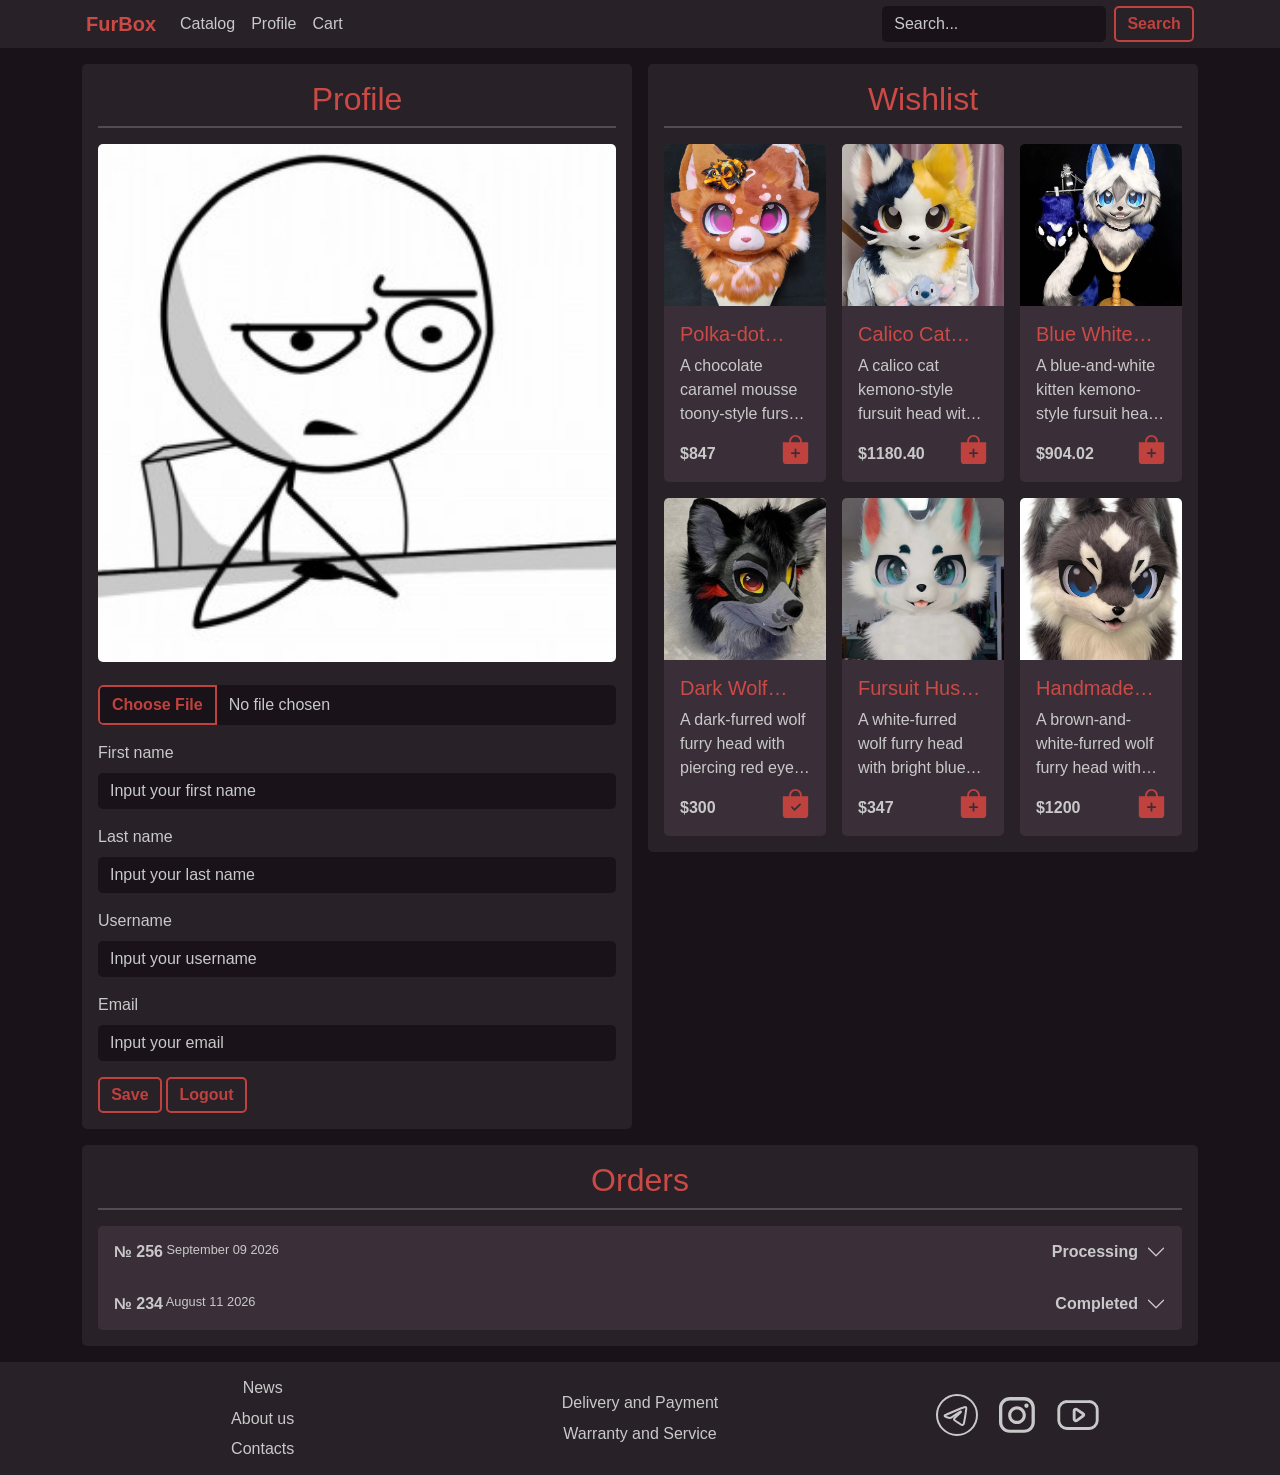
<file: profile.html>
<!DOCTYPE html>
<html lang="en">

<head>
    <meta charset="UTF-8">
    <meta name="viewport" content="width=device-width, initial-scale=1.0">
    <link href="https://cdn.jsdelivr.net/npm/bootstrap@5.3.8/dist/css/bootstrap.min.css" rel="stylesheet"
        integrity="sha384-sRIl4kxILFvY47J16cr9ZwB07vP4J8+LH7qKQnuqkuIAvNWLzeN8tE5YBujZqJLB" crossorigin="anonymous">
    <link rel="stylesheet" href="static/styles/base.css">
    <link rel="stylesheet" href="static/styles/profile.css">
    <link rel="apple-touch-icon" sizes="180x180" href="static/images/favicon/apple-touch-icon.png">
    <link rel="icon" type="image/png" sizes="32x32" href="static/images/favicon/favicon-32x32.png">
    <link rel="icon" type="image/png" sizes="16x16" href="static/images/favicon/favicon-16x16.png">
    <link rel="manifest" href="static/images/favicon/site.webmanifest">
    <title>Profile - FurBox</title>
</head>

<body class="d-flex flex-column min-vh-100">
    <header class="sticky-top">
        <nav class="navbar navbar-expand-md navbar-dark py-1">
            <div class="container-lg px-3">
                <a class="navbar-brand" href="index.html">FurBox</a>
                <button class="navbar-toggler" type="button" data-bs-toggle="collapse"
                    data-bs-target="#navbarSupportedContent" aria-controls="navbarSupportedContent"
                    aria-expanded="false" aria-label="Toggle navigation">
                    <span class="navbar-toggler-icon"></span>
                </button>
                <div class="collapse navbar-collapse" id="navbarSupportedContent">
                    <ul class="navbar-nav me-auto">
                        <li class="nav-item">
                            <a class="nav-link" href="catalog.html">Catalog</a>
                        </li>
                        <li class="nav-item">
                            <a class="nav-link" href="profile.html">Profile</a>
                        </li>
                        <li class="nav-item">
                            <a class="nav-link" href="cart.html">Cart</a>
                        </li>
                    </ul>
                    <form class="d-flex my-2 my-md-0" role="search">
                        <input class="form-control me-2 input" type="search" placeholder="Search..."
                            aria-label="Search">
                        <button class="btn btn-outline-primary" type="submit">Search</button>
                    </form>
                </div>
            </div>
        </nav>
    </header>
    <main class="flex-grow-1 py-3">
        <div class="container-lg">
            <div class="row g-3">
                <div class="col-12 col-md-6 col-xxl-4">
                    <section class="profile">
                        <h2>Profile</h2>
                        <hr>
                        <form action="#" method="post">
                            <div class="mb-3">
                                <img src="static/images/profile/baseavatar.jpg" alt="User avatar" class="profile-img">
                                <input type="file" class="form-control input mt-3" id="avatar" accept="image/*">
                            </div>
                            <div class="mb-3">
                                <label for="firstName" class="form-label">First name</label>
                                <input type="text" class="form-control input" id="firstName"
                                    placeholder="Input your first name" value="" required>
                            </div>
                            <div class="mb-3">
                                <label for="lastName" class="form-label">Last name</label>
                                <input type="text" class="form-control input" id="lastName"
                                    placeholder="Input your last name" value="" required>
                            </div>
                            <div class="mb-3">
                                <label for="username" class="form-label">Username</label>
                                <input type="text" class="form-control input" id="username"
                                    placeholder="Input your username" value="" required>
                            </div>
                            <div class="mb-3">
                                <label for="email" class="form-label">Email</label>
                                <input type="email" class="form-control input" id="email" placeholder="Input your email"
                                    value="" required>
                            </div>
                            <button type="submit" class="btn btn-outline-primary">Save</button>
                            <a href="#" class="btn btn-outline-primary">Logout</a>
                        </form>
                    </section>
                </div>
                <div class="col-12 col-md-6 col-xxl-8">
                    <section class="wishlist">
                        <h2>Wishlist</h2>
                        <hr>
                        <div class="product-list-cards">
                            <div class="card">
                                <img src="static/images/products/polka-dot_chocolate_caramel_mouse_toony_head_fursuit.webp"
                                    class="card-img-top" alt="...">
                                <div class="card-body">
                                    <a href="#" class="card-title">
                                        <h5>Polka-dot Chocolate Caramel Mousse Toony Head Fursuit</h5>
                                    </a>
                                    <p class="card-text">A chocolate caramel mousse toony-style fursuit head with
                                        exaggerated,
                                        expressive features, a mix of rich chocolate brown and creamy caramel fur, and a
                                        playful, cartoonish look that feels sweet and whimsical</p>
                                    <p class="card-price">$847</p>
                                    <a href="#" class="card-cart" data-bs-toggle="tooltip" data-bs-placement="bottom"
                                        data-bs-custom-class="custom-tooltip" data-bs-title="Add to cart"><img
                                            src="static/images/product-card/cart-plus-fill.svg" alt=""></a>
                                </div>
                            </div>
                            <div class="card">
                                <img src="static/images/products/calico_cat_kemono_head_fursuit.webp"
                                    class="card-img-top" alt="...">
                                <div class="card-body">
                                    <a href="#" class="card-title">
                                        <h5>Calico Cat Kemono Head Fursuit</h5>
                                    </a>
                                    <p class="card-text">A calico cat kemono-style fursuit head with a smooth, rounded
                                        shape,
                                        large expressive eyes, and a patchwork of white, orange, and black fur, giving
                                        it a cute
                                        and lively appearance with a soft, stylized charm</p>
                                    <p class="card-price">$1180.40</p>
                                    <a href="#" class="card-cart" data-bs-toggle="tooltip" data-bs-placement="bottom"
                                        data-bs-custom-class="custom-tooltip" data-bs-title="Add to cart"><img
                                            src="static/images/product-card/cart-plus-fill.svg" alt=""></a>
                                </div>
                            </div>
                            <div class="card">
                                <img src="static/images/products/blue_white_kitten_kemono_head_fursuit.webp"
                                    class="card-img-top" alt="...">
                                <div class="card-body">
                                    <a href="#" class="card-title">
                                        <h5>Blue White kitten Kemono Head Fursuit</h5>
                                    </a>
                                    <p class="card-text">A blue-and-white kitten kemono-style fursuit head with a
                                        smooth,
                                        rounded shape, large expressive eyes, and soft two-tone fur, giving it a cute,
                                        cool-toned appearance with a sweet and playful charm</p>
                                    <p class="card-price">$904.02</p>
                                    <a href="#" class="card-cart" data-bs-toggle="tooltip" data-bs-placement="bottom"
                                        data-bs-custom-class="custom-tooltip" data-bs-title="Add to cart"><img
                                            src="static/images/product-card/cart-plus-fill.svg" alt=""></a>
                                </div>
                            </div>
                            <div class="card">
                                <img src="static/images/products/wolf_head.jpg" class="card-img-top" alt="...">
                                <div class="card-body">
                                    <a href="#" class="card-title">
                                        <h5>Dark Wolf Head</h5>
                                    </a>
                                    <p class="card-text">A dark-furred wolf furry head with piercing red eyes, featuring
                                        a
                                        sleek, shadowy coat and an intense, mysterious gaze</p>
                                    <p class="card-price">$300</p>
                                    <a href="#" class="card-cart" data-bs-toggle="tooltip" data-bs-placement="bottom"
                                        data-bs-custom-class="custom-tooltip" data-bs-title="Remove from cart"><img
                                            src="static/images/product-card/cart-check-fill.svg" alt=""></a>
                                </div>
                            </div>
                            <div class="card">
                                <img src="static/images/products/fursuit_husky_fox_mascot_head.jpg" class="card-img-top"
                                    alt="...">
                                <div class="card-body">
                                    <a href="#" class="card-title">
                                        <h5>Fursuit Husky Fox Mascot</h5>
                                    </a>
                                    <p class="card-text">A white-furred wolf furry head with bright blue eyes, featuring
                                        a soft,
                                        snowy coat and a calm, striking gaze</p>
                                    <p class="card-price">$347</p>
                                    <a href="#" class="card-cart" data-bs-toggle="tooltip" data-bs-placement="bottom"
                                        data-bs-custom-class="custom-tooltip" data-bs-title="Add to cart"><img
                                            src="static/images/product-card/cart-plus-fill.svg" alt=""></a>
                                </div>
                            </div>
                            <div class="card">
                                <img src="static/images/products/handmade_furry_fursuit_head.jpg" class="card-img-top"
                                    alt="...">
                                <div class="card-body">
                                    <a href="#" class="card-title">
                                        <h5>Handmade Furry Fursuit Head</h5>
                                    </a>
                                    <p class="card-text">A brown-and-white-furred wolf furry head with deep blue eyes,
                                        featuring
                                        a patched, earthy coat and a steady, thoughtful gaze</p>
                                    <p class="card-price">$1200</p>
                                    <a href="#" class="card-cart" data-bs-toggle="tooltip" data-bs-placement="bottom"
                                        data-bs-custom-class="custom-tooltip" data-bs-title="Add to cart"><img
                                            src="static/images/product-card/cart-plus-fill.svg" alt=""></a>
                                </div>
                            </div>
                        </div>
                    </section>
                </div>
            </div>
            <section class="orders">
                <h2>Orders</h2>
                <hr>
                <div class="accordion" id="accordionExample">
                    <div class="accordion-item">
                        <h2 class="accordion-header" id="heading1">
                            <button class="accordion-button collapsed" type="button" data-bs-toggle="collapse"
                                data-bs-target="#collapse1" aria-expanded="false" aria-controls="collapse1">
                                <div class="d-flex justify-content-between w-100">
                                    <span><strong>№ 256</strong><small class="order-date"> September 09 2026</small></span><span class="me-2"><strong>Processing</strong></span>
                                </div>
                            </button>
                        </h2>
                        <div id="collapse1" class="accordion-collapse collapse" aria-labelledby="heading1"
                            data-bs-parent="#accordionExample">
                            <div class="accordion-body">
                                <div class="order-item">
                                    <div class="order-item-left">
                                        <a href="#" class="order-item-link"><img src="static/images/products/blue_white_kitten_kemono_head_fursuit.webp" alt="" class="order-item-img"><span class="order-item-title">Blue White kitten Kemono Head Fursuit</span></a>
                                        <span class="item-quantity"><strong>$904.02</strong> x <strong>2pt.</strong></span>
                                    </div>
                                    <span class="order-item-right"><strong>$1808.04</strong></span>
                                </div>
                                <div class="order-item">
                                    <div class="order-item-left">
                                        <a href="#" class="order-item-link"><img src="static/images/products/fursuit_husky_fox_mascot_head.jpg" alt="" class="order-item-img"><span class="order-item-title">Fursuit Husky Fox Mascot</span></a>
                                        <span class="item-quantity"><strong>$347</strong> x <strong>1pt.</strong></span>
                                    </div>
                                    <span class="order-item-right"><strong>$347</strong></span>
                                </div>
                                <div class="order-item-total">
                                    Total: <strong>$2155.04</strong>
                                </div>
                            </div>
                        </div>
                    </div>
                    <div class="accordion-item">
                        <h2 class="accordion-header" id="heading2">
                            <button class="accordion-button collapsed" type="button" data-bs-toggle="collapse"
                                data-bs-target="#collapse2" aria-expanded="false" aria-controls="collapse2">
                                <div class="d-flex justify-content-between w-100">
                                    <span><strong>№ 234</strong><small class="order-date"> August 11 2026</small></span><span class="me-2"><strong>Completed</strong></span>
                                </div>
                            </button>
                        </h2>
                        <div id="collapse2" class="accordion-collapse collapse" aria-labelledby="heading2"
                            data-bs-parent="#accordionExample">
                            <div class="accordion-body">
                                <div class="order-item">
                                    <div class="order-item-left">
                                        <a href="#" class="order-item-link"><img src="static/images/products/calico_cat_kemono_head_fursuit.webp" alt="" class="order-item-img"><span class="order-item-title">Calico Cat Kemono Head Fursuit</span></a>
                                        <span class="item-quantity"><strong>$1180.40</strong> x <strong>1pt.</strong></span>
                                    </div>
                                    <span class="order-item-right"><strong>$1180.40</strong></span>
                                </div>
                                <div class="order-item-total">
                                    Total: <strong>$1180.40</strong>
                                </div>
                            </div>
                        </div>
                    </div>
                </div>
            </section>
        </div>
    </main>
    <footer>
        <div class="container-lg px-3 py-2 text-center">
            <div class="row align-items-center">
                <div class="col-12 col-md-4">
                    <ul class="footer-list">
                        <li>
                            <a href="#" class="footer-link">
                                News
                            </a>
                        </li>
                        <li>
                            <a href="#" class="footer-link">
                                About us
                            </a>
                        </li>
                        <li>
                            <a href="#" class="footer-link">
                                Contacts
                            </a>
                        </li>
                    </ul>
                </div>
                <div class="col-12 col-md-4">
                    <ul class="footer-list">
                        <li>
                            <a href="#" class="footer-link">Delivery and Payment</a>
                        </li>
                        <li>
                            <a href="#" class="footer-link">Warranty and Service</a>
                        </li>
                    </ul>
                </div>
                <div class="col-12 col-md-4">
                    <ul class="footer-list d-flex justify-content-center">
                        <li>
                            <a href="#" class="footer-link">
                                <img src="static/images/footer_links/telegram.svg" alt="Telegram"
                                    class="footer-link-img">
                            </a>
                        </li>
                        <li>
                            <a href="#" class="footer-link">
                                <img src="static/images/footer_links/instagram.svg" alt="Instagram"
                                    class="footer-link-img">
                            </a>
                        </li>
                        <li>
                            <a href="#" class="footer-link">
                                <img src="static/images/footer_links/youtube.svg" alt="YouTube" class="footer-link-img">
                            </a>
                        </li>
                    </ul>
                </div>
            </div>
        </div>
    </footer>

    <script src="https://cdn.jsdelivr.net/npm/bootstrap@5.3.8/dist/js/bootstrap.bundle.min.js"
        integrity="sha384-FKyoEForCGlyvwx9Hj09JcYn3nv7wiPVlz7YYwJrWVcXK/BmnVDxM+D2scQbITxI"
        crossorigin="anonymous"></script>

    <script>
        const header = document.querySelector('header');

        const observer = new ResizeObserver(entries => {
            const height = entries[0].borderBoxSize[0].blockSize;

            document.documentElement.style.setProperty(
                '--header-height',
                `calc(${height}px + 1rem)`
            );
        });

        observer.observe(header);
    </script>

    <script>
        const tooltipTriggerList = document.querySelectorAll('[data-bs-toggle="tooltip"]')
        const tooltipList = [...tooltipTriggerList].map(tooltipTriggerEl => new bootstrap.Tooltip(tooltipTriggerEl))
    </script>
</body>

</html>
</file>
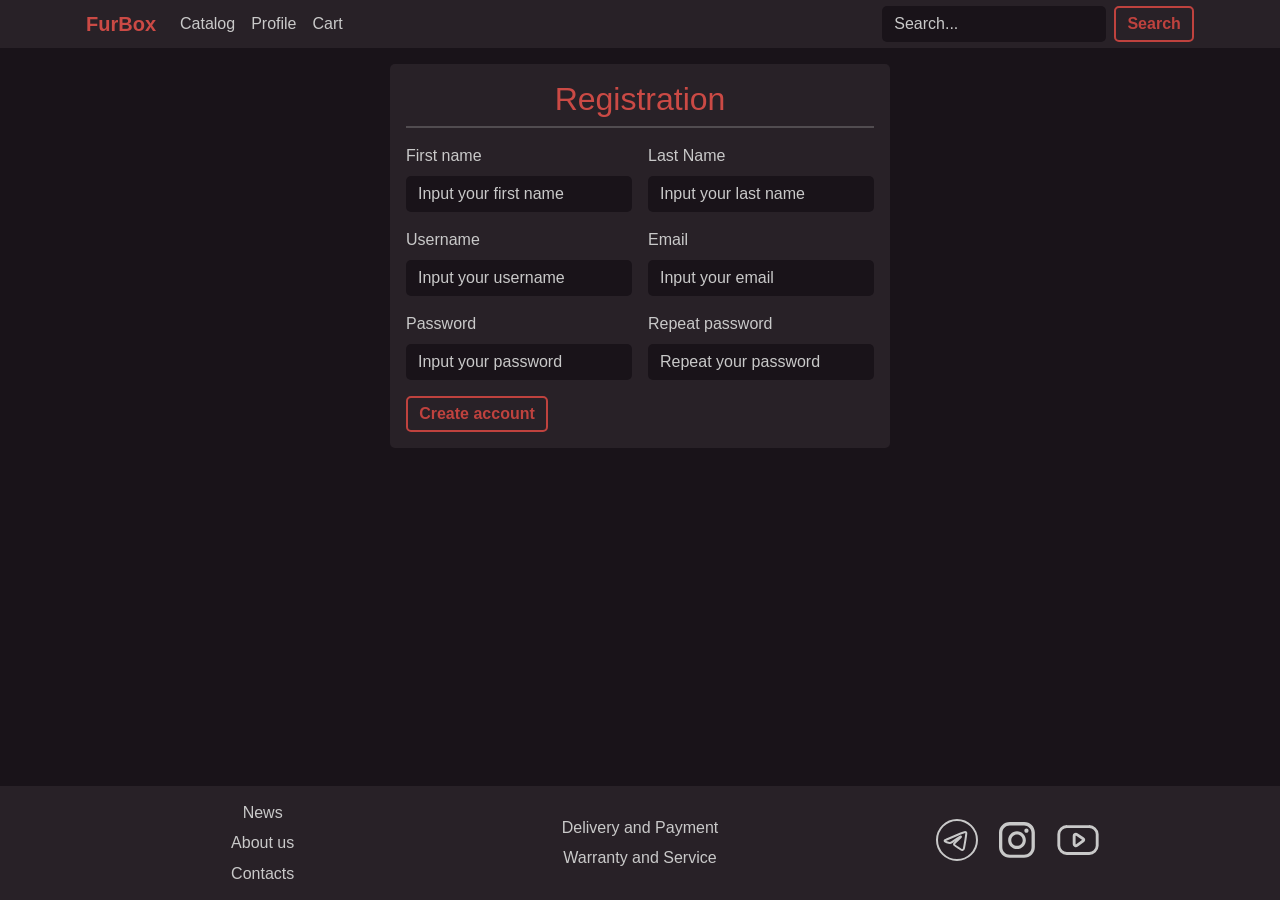
<file: registration.html>
<!DOCTYPE html>
<html lang="en">

<head>
    <meta charset="UTF-8">
    <meta name="viewport" content="width=device-width, initial-scale=1.0">
    <link href="https://cdn.jsdelivr.net/npm/bootstrap@5.3.8/dist/css/bootstrap.min.css" rel="stylesheet"
        integrity="sha384-sRIl4kxILFvY47J16cr9ZwB07vP4J8+LH7qKQnuqkuIAvNWLzeN8tE5YBujZqJLB" crossorigin="anonymous">
    <link rel="stylesheet" href="static/styles/base.css">
    <link rel="stylesheet" href="static/styles/registration.css">
    <link rel="apple-touch-icon" sizes="180x180" href="static/images/favicon/apple-touch-icon.png">
    <link rel="icon" type="image/png" sizes="32x32" href="static/images/favicon/favicon-32x32.png">
    <link rel="icon" type="image/png" sizes="16x16" href="static/images/favicon/favicon-16x16.png">
    <link rel="manifest" href="static/images/favicon/site.webmanifest">
    <title>Registration - FurBox</title>
</head>

<body class="d-flex flex-column min-vh-100">
    <header class="sticky-top">
        <nav class="navbar navbar-expand-md navbar-dark py-1">
            <div class="container-lg px-3">
                <a class="navbar-brand" href="index.html">FurBox</a>
                <button class="navbar-toggler" type="button" data-bs-toggle="collapse"
                    data-bs-target="#navbarSupportedContent" aria-controls="navbarSupportedContent"
                    aria-expanded="false" aria-label="Toggle navigation">
                    <span class="navbar-toggler-icon"></span>
                </button>
                <div class="collapse navbar-collapse" id="navbarSupportedContent">
                    <ul class="navbar-nav me-auto">
                        <li class="nav-item">
                            <a class="nav-link" href="catalog.html">Catalog</a>
                        </li>
                        <li class="nav-item">
                            <a class="nav-link" href="profile.html">Profile</a>
                        </li>
                        <li class="nav-item">
                            <a class="nav-link" href="cart.html">Cart</a>
                        </li>
                    </ul>
                    <form class="d-flex my-2 my-md-0" role="search">
                        <input class="form-control me-2 input" type="search" placeholder="Search..."
                            aria-label="Search">
                        <button class="btn btn-outline-primary" type="submit">Search</button>
                    </form>
                </div>
            </div>
        </nav>
    </header>
    <main class="flex-grow-1 py-3">
        <div class="container-lg">
            <section class="registration">
                <h2 class="text-center">Registration</h2>
                <hr>
                <form>
                    <div class="row g-3">
                        <div class="col-md-6">
                            <label for="firstName" class="form-label">First name</label>
                            <input type="text" class="form-control input" id="firstName" placeholder="Input your first name"
                                required>
                        </div>
                        <div class="col-md-6">
                            <label for="lastName" class="form-label">Last Name</label>
                            <input type="text" class="form-control input" id="lastName" placeholder="Input your last name"
                                required>
                        </div>
                        <div class="col-md-6">
                            <label for="username" class="form-label">Username</label>
                            <input type="text" class="form-control input" id="username"
                                placeholder="Input your username" required>
                        </div>
                        <div class="col-md-6">
                            <label for="email" class="form-label">Email</label>
                            <input type="email" class="form-control input" id="email" placeholder="Input your email"
                                required>
                        </div>
                        <div class="col-md-6">
                            <label for="password1" class="form-label">Password</label>
                            <input type="password" class="form-control input" id="password1" placeholder="Input your password"
                                required>
                        </div>
                        <div class="col-md-6">
                            <label for="password2" class="form-label">Repeat password</label>
                            <input type="password" class="form-control input" id="password2" placeholder="Repeat your password"
                                required>
                        </div>
                    </div>
                    <button type="submit" class="btn btn-outline-primary mt-3">Create account</button>
                </form>
            </section>
        </div>
    </main>
    <footer>
        <div class="container-lg px-3 py-2 text-center">
            <div class="row align-items-center">
                <div class="col-12 col-md-4">
                    <ul class="footer-list">
                        <li>
                            <a href="#" class="footer-link">
                                News
                            </a>
                        </li>
                        <li>
                            <a href="#" class="footer-link">
                                About us
                            </a>
                        </li>
                        <li>
                            <a href="#" class="footer-link">
                                Contacts
                            </a>
                        </li>
                    </ul>
                </div>
                <div class="col-12 col-md-4">
                    <ul class="footer-list">
                        <li>
                            <a href="#" class="footer-link">Delivery and Payment</a>
                        </li>
                        <li>
                            <a href="#" class="footer-link">Warranty and Service</a>
                        </li>
                    </ul>
                </div>
                <div class="col-12 col-md-4">
                    <ul class="footer-list d-flex justify-content-center">
                        <li>
                            <a href="#" class="footer-link">
                                <img src="static/images/footer_links/telegram.svg" alt="Telegram"
                                    class="footer-link-img">
                            </a>
                        </li>
                        <li>
                            <a href="#" class="footer-link">
                                <img src="static/images/footer_links/instagram.svg" alt="Instagram"
                                    class="footer-link-img">
                            </a>
                        </li>
                        <li>
                            <a href="#" class="footer-link">
                                <img src="static/images/footer_links/youtube.svg" alt="YouTube" class="footer-link-img">
                            </a>
                        </li>
                    </ul>
                </div>
            </div>
        </div>
    </footer>

    <script src="https://cdn.jsdelivr.net/npm/bootstrap@5.3.8/dist/js/bootstrap.bundle.min.js"
        integrity="sha384-FKyoEForCGlyvwx9Hj09JcYn3nv7wiPVlz7YYwJrWVcXK/BmnVDxM+D2scQbITxI"
        crossorigin="anonymous"></script>

    <script>
        const header = document.querySelector('header');

        const observer = new ResizeObserver(entries => {
            const height = entries[0].borderBoxSize[0].blockSize;

            document.documentElement.style.setProperty(
                '--header-height',
                `calc(${height}px + 1rem)`
            );
        });

        observer.observe(header);
    </script>

    <script>
        const tooltipTriggerList = document.querySelectorAll('[data-bs-toggle="tooltip"]')
        const tooltipList = [...tooltipTriggerList].map(tooltipTriggerEl => new bootstrap.Tooltip(tooltipTriggerEl))
    </script>
</body>

</html>
</file>
<file: static/styles/base.css>
:root {
    --bg: #191319;
    --text: #c9c9c9;
    --link: #c9c9c9;
    --link-hover: color-mix(var(--link) 70%, transparent);
    --accent: #cb4a45;
    --accent-link-hover: color-mix(var(--accent) 70%, transparent);
    --button: #bf423e;
    --scrollbar-color: color-mix(var(--text) 70%, transparent) transparent;

    --header-bg: #282127;
    --brand-hover: color-mix(var(--accent) 70%, transparent);
    --nav-link: #c9c9c9;
    --nav-link-hover: color-mix(var(--nav-link) 70%, transparent);
    --placeholder: color-mix(var(--text) 45%, transparent);

    --border-width: 2px;
    --border-radius: 5px;

    --footer-bg: #282127;
    --footer-link: #c9c9c9;
    --footer-link-hover: color-mix(var(--footer-link) 70%, transparent);

    --tooltip-bg: #282127;
}

* {
    scrollbar-color: var(--scrollbar-color);
}

body {
    font-family: Impact, Haettenschweiler, 'Arial Narrow Bold', sans-serif;
    background-color: var(--bg);
}

/* Header */

header {
    background-color: var(--header-bg);
}

.navbar-brand {
    color: var(--accent);
    font-weight: bold;

    &:focus {
        color: var(--accent);
    }

    &:hover,
    &:focus:hover {
        color: var(--brand-hover);
    }
}

.navbar-toggler {
    border-width: var(--border-width);
    border-radius: var(--border-radius);
}

.nav-link {
    color: var(--nav-link);

    &:focus {
        color: var(--nav-link);
    }

    &:hover,
    &:focus:hover {
        color: var(--nav-link-hover);
    }
}

/* Footer */

footer {
    background-color: var(--footer-bg);
}

.footer-list {
    list-style: none;
    padding: 0;
    margin: 0;

    li {
        margin: 0.4rem;
    }
}

.footer-link {
    color: var(--footer-link);
    text-decoration: none;

    &:hover {
        color: var(--footer-link-hover);
    }
}

.footer-link-img {
    width: 3rem;
}

/* UI Elements */

.underline-link {
    text-decoration: underline;
    color: var(--link);

    &:hover {
        color: var(--link-hover)
    }
}

.input {
    background-color: var(--bg);
    color: var(--text);
    border-width: 0;
    border-radius: var(--border-radius);

    &:focus {
        background-color: var(--bg);
        color: var(--text);
        box-shadow: none;
    }

    &::placeholder {
        color: var(--placeholder);
    }

    &::file-selector-button {
        background-color: var(--bg);
        color: var(--button);
        border-width: var(--border-width);
        border-top-left-radius: var(--border-radius);
        border-bottom-left-radius: var(--border-radius);
        border-color: var(--button);
        font-weight: bold;
    }

    &:hover::file-selector-button {
        border-color: var(--button);
        background-color: var(--button) !important;
        color: var(--bg);
    }
}

.radio {
    background-color: var(--bg);
    cursor: pointer;
    border-color: var(--text);

    &:checked {
        border-color: var(--button);
        background-color: var(--button);
    }

    &:focus {
        border-color: var(--button);
        box-shadow: none;
    }
}

.text-area {
    background-color: var(--bg);
    color: var(--text);
    border-width: 0;
    border-radius: var(--border-radius);

    &:focus {
        background-color: var(--bg);
        color: var(--text);
        box-shadow: none;
    }

    &::placeholder {
        color: var(--placeholder);
    }
}

.btn-outline-primary {
    --bs-btn-padding-y: 0.25rem;
    --bs-btn-padding-x: 0.7rem;
    border-width: var(--border-width);
    border-radius: var(--border-radius);
    border-color: var(--button);
    color: var(--button);
    font-weight: bold;

    &:hover,
    &:active:focus {
        border-color: var(--button);
        background-color: var(--button);
        color: var(--header-bg);
    }
}

.btn-outline-white {
    --bs-btn-padding-y: 0.25rem;
    --bs-btn-padding-x: 0.7rem;
    border-width: var(--border-width);
    border-radius: var(--border-radius);
    border-color: var(--text);
    color: var(--text);
    font-weight: bold;

    &:hover,
    &:active:focus {
        border-color: var(--text);
        background-color: var(--text);
        color: var(--header-bg);
    }
}

img {
    vertical-align: baseline;
}

.custom-tooltip {
    --bs-tooltip-bg: var(--tooltip-bg);
    --bs-tooltip-color: var(--text);
    --bs-tooltip-border-radius: var(--border-radius);
}

hr {
    margin-top: 0.3rem;
    border-width: 0.15rem;
    color: var(--text);
}
</file>
<file: static/styles/index.css>
:root {
    --carousel-caption-bg: #282127;
    --product-list-bg: #282127;
    --card-bg: #3a2f39;
}

.carousel {
    border-radius: var(--border-radius);
    overflow: hidden;
}

.carousel-indicators {
    margin-bottom: 0.7rem;
}

.carousel-caption {
    position: unset;
    background-color: var(--carousel-caption-bg);

    h5 {
        color: var(--accent);
        font-weight: bold;
    }

    p {
        color: var(--text);
    }
}

@media (min-width: 768px) {
    .carousel-caption {
        position: absolute;
        left: 0;
        right: 0;
        bottom: 0;
        background-color: color-mix(var(--carousel-caption-bg) 95%, transparent);
    }
}

.product-list {
    margin-top: 1rem;
    padding: 0.7rem;
    background-color: var(--product-list-bg);
    border-radius: var(--border-radius);
}

.product-list-header {
    display: flex;
    align-items: center;
    justify-content: space-between;

    h5 {
        color: var(--accent);
        font-weight: bold;
        margin-bottom: 0;
    }
}

.product-list-controls {
    display: flex;
    gap: 0.5rem;

    button {
        /* display: flex;
        align-items: center;
        justify-content: center; */
        width: 2rem;
        height: 2rem;
        border: none;
        border-radius: var(--border-radius);
        background-color: var(--card-bg);
        color: var(--button);
        cursor: pointer;
        transition: background-color 0.2s;

        &:hover {
            background-color: var(--accent);
            color: var(--product-list-bg);
        }
    }
}

.product-list-cards {
    display: flex;
    gap: 1rem;
    overflow-x: auto;
    padding-bottom: 0.7rem;
}

.card {
    flex: 0 0 calc((100% - 1rem) / 2);
    min-width: 0;
    background-color: var(--card-bg);
    border-radius: var(--border-radius);
    border-width: 0;
    overflow: hidden;
}

@media (min-width: 576px) {
    .card {
        flex-basis: calc((100% - 2rem) / 3);
    }
}

@media (min-width: 768px) {
    .card {
        flex-basis: calc((100% - 3rem) / 4);
    }
}

@media (min-width: 1200px) {
    .card {
        flex-basis: calc((100% - 4rem) / 5);
    }
}

@media (min-width: 1400px) {
    .card {
        flex-basis: calc((100% - 5rem) / 6);
    }
}

.card-img-top {
    aspect-ratio: 1 / 1;
    /* width: 100%; */
    object-fit: cover;
    border-radius: 0;
}

.card-title {
    font-weight: bold;
    text-decoration: none;

    h5 {
        color: var(--accent);
        display: -webkit-box;
        -webkit-box-orient: vertical;
        -webkit-line-clamp: 1;
        overflow: hidden;

        &:hover {
            color: var(--accent-link-hover);
        }
    }
}

.card-text {
    color: var(--text);
    display: -webkit-box;
    -webkit-box-orient: vertical;
    -webkit-line-clamp: 3;
    overflow: hidden;
}

.card-price {
    color: var(--text);
    font-weight: bold;
    margin-bottom: 0;
}

.card-cart {
    position: absolute;
    right: 1rem;
    bottom: 0.7rem;

    img {
        width: 1.8rem;
    }
}
</file>
<file: static/styles/cart.css>
:root {
    --cart-bg: #282127;
    --card-bg: #3a2f39;
    --card-border: color-mix(var(--text) 40%, transparent);
}

.cart {
    background-color: var(--cart-bg);
    color: var(--text);
    border-radius: var(--border-radius);
    padding: 1rem;

    h2 {
        color: var(--accent);
        text-align: center;
    }
}

.card {
    background-color: var(--card-bg);
    color: var(--text);
    border-radius: var(--border-radius);
    border-color: var(--card-border);
}

.card-header {
    border-color: var(--card-border);
    padding: 0.8rem;
}

.item-link {
    color: var(--text);
    text-decoration: none;

    h5 {
        margin: 0;
    }
}

.card-body {
    padding: 0.8rem;
}

.card-input {
    background-color: var(--cart-bg);

    &:focus {
        background-color: var(--cart-bg);
    }
}

.card-footer {
    padding: 0.8rem;

    p {
        font-size: 1.3rem;
        margin: 0;
    }
}
</file>
<file: static/styles/catalog.css>
:root {
    --card-bg: #3a2f39;
}

.card {
    background-color: var(--card-bg);
    border-radius: var(--border-radius);
    border-width: 0;
    overflow: hidden;
}

.card-image {
    width: 100%;
    background-position: center;
    background-size: cover;
}

.card-body {
    width: 300%;
}

.card-title {
    font-weight: bold;
    text-decoration: none;

    h5 {
        color: var(--accent);
        display: -webkit-box;
        -webkit-box-orient: vertical;
        -webkit-line-clamp: 1;
        overflow: hidden;

        &:hover {
            color: var(--accent-link-hover);
        }
    }
}

.card-text {
    color: var(--text);
    display: -webkit-box;
    -webkit-box-orient: vertical;
    -webkit-line-clamp: 3;
    overflow: hidden;
}
</file>
<file: static/styles/category.css>
:root {
    --product-list-bg: #282127;
    --card-bg: #3a2f39;

    --pagination-bg: #3a2f39;
    --pagination-border: color-mix(var(--text) 20%, transparent);
    --pagination-link: #c9c9c9;
    --pagination-link-hover: color-mix(var(--nav-link) 70%, transparent);
}

.product-list {
    padding: 0.7rem;
    background-color: var(--product-list-bg);
    border-radius: var(--border-radius);
}

.product-list-header {
    display: flex;
    align-items: center;
    justify-content: space-between;

    h5 {
        color: var(--accent);
        font-weight: bold;
        margin-bottom: 0;
    }
}

.sort-form {
    color: var(--text);

    select {
        background-image: url("data:image/svg+xml,%3csvg xmlns='http://www.w3.org/2000/svg' viewBox='0 0 16 16'%3e%3cpath fill='none' stroke='%23c9c9c9' stroke-linecap='round' stroke-linejoin='round' stroke-width='2' d='m2 5 6 6 6-6'/%3e%3c/svg%3e");
        display: inline-block;
        width: unset;
        background-color: var(--bg);
        color: var(--text);
        border-width: 0;

        &:focus {
            box-shadow: none;
        }
    }
}

.product-list-cards {
    display: flex;
    flex-wrap: wrap;
    gap: 1rem;
}

.card {
    flex: 0 0 calc((100% - 1rem) / 2);
    min-width: 0;
    background-color: var(--card-bg);
    border-radius: var(--border-radius);
    border-width: 0;
    overflow: hidden;
}

@media (min-width: 576px) {
    .card {
        flex-basis: calc((100% - 2rem) / 3);
    }
}

@media (min-width: 768px) {
    .card {
        flex-basis: calc((100% - 3rem) / 4);
    }
}

/* @media (min-width: 1200px) {
    .card {
        flex-basis: calc((100% - 4rem) / 5);
    }
} */

@media (min-width: 1400px) {
    .card {
        flex-basis: calc((100% - 5rem) / 6);
    }
}

.card-img-top {
    aspect-ratio: 1 / 1;
    /* width: 100%; */
    object-fit: cover;
    border-radius: 0;
}

.card-title {
    font-weight: bold;
    text-decoration: none;

    h5 {
        color: var(--accent);
        display: -webkit-box;
        -webkit-box-orient: vertical;
        -webkit-line-clamp: 1;
        overflow: hidden;

        &:hover {
            color: var(--accent-link-hover);
        }
    }
}

.card-text {
    color: var(--text);
    display: -webkit-box;
    -webkit-box-orient: vertical;
    -webkit-line-clamp: 3;
    overflow: hidden;
}

.card-price {
    color: var(--text);
    font-weight: bold;
    margin-bottom: 0;
}

.card .card-cart {
    position: absolute;
    right: 1rem;
    bottom: 0.7rem;

    img {
        width: 1.8rem;
    }
}

.pagination-container {
    display: flex;
    justify-content: center;
}

.pagination {
    margin-top: 1rem;
    margin-bottom: 0.5rem;
}

.page-link {
    background-color: var(--pagination-bg);
    border-color: var(--pagination-border);
    color: var(--pagination-link);

    &:hover {
        background-color: var(--pagination-bg);
        border-color: var(--pagination-border);
        color: var(--pagination-link-hover);
    }

    &:focus {
        background-color: var(--pagination-bg);
        color: var(--pagination-link);
        box-shadow: none;
    }
}

.active .page-link {
    background-color: var(--button);
    border-color: var(--button);
    color: var(--reviews-bg);
    font-weight: bold;
}

.disabled .page-link {
    background-color: var(--pagination-bg);
    border-color: var(--pagination-border);
    color: var(--pagination-link-hover);
}
</file>
<file: static/styles/login.css>
:root {
    --login-bg: #282127;
}

.login {
    max-width: 500px;
    margin-inline: auto;
    background-color: var(--login-bg);
    color: var(--text);
    padding: 1rem;
    border-radius: var(--border-radius);

    h2 {
        color: var(--accent);
    }
}
</file>
<file: static/styles/product.css>
:root {
    --product-bg: #282127;

    --reviews-bg: #282127;
    --review-bg: #3a2f39;
    --review-date: color-mix(var(--text) 80%, transparent);

    --pagination-bg: #3a2f39;
    --pagination-border: color-mix(var(--text) 20%, transparent);
    --pagination-link: #c9c9c9;
    --pagination-link-hover: color-mix(var(--nav-link) 70%, transparent);

    --product-list-bg: #282127;
    --card-bg: #3a2f39;
}

.carousel {
    border-radius: var(--border-radius);
    overflow: hidden;
}

.carousel-item img {
    aspect-ratio: 1;
    object-fit: cover;
}

.carousel-indicators {
    position: static;
    margin: unset;
    margin-top: 0.5rem;
    gap: 0.5rem;

    button {
        width: unset !important;
        height: unset !important;
        margin: 0 !important;
        border: none !important;

        img {
            aspect-ratio: 1;
            object-fit: cover;
        }
    }
}

.product-info {
    background-color: var(--product-bg);
    padding: 1rem;
    border-radius: var(--border-radius);
    color: var(--text);
}

.product-title {
    color: var(--accent);
}

.product-price {
    font-weight: bold;
}

.comment-count {
    text-decoration: none;
    color: var(--link);

    &:hover {
        color: var(--link-hover);
    }

    img {
        position: relative;
        top: 0.15rem;
    }
}

.add-to-wishlist img {
    width: 1.5rem;
}

.product-info .card-cart img {
    width: 1.8rem;
}

.reviews {
    margin-top: 1rem;
    scroll-margin-top: var(--header-height);
    padding: 0.7rem;
    background-color: var(--reviews-bg);
    border-radius: var(--border-radius);

    >h5 {
        color: var(--accent);
    }
}

.review {
    padding: 1rem;
    background-color: var(--review-bg);
    border-radius: var(--border-radius);
    color: var(--text);
    min-height: 100%;
}

.review-header {
    display: flex;
    justify-content: space-between;
}

.review-user {
    font-weight: bold;
    margin-bottom: 0;
}

.review-date {
    font-size: 0.8rem;
    color: var(--review-date);
    margin-bottom: 0;
}

.review-rating {
    margin-top: 0.3rem;

    img {
        margin-inline: 0.1rem;
    }
}

.review-body {
    margin-top: 0.2rem;
    margin-bottom: 0;
}

.pagination-container {
    display: flex;
    justify-content: center;
}

.pagination {
    margin-top: 1rem;
    margin-bottom: 0.5rem;
}

.page-link {
    background-color: var(--pagination-bg);
    border-color: var(--pagination-border);
    color: var(--pagination-link);

    &:hover {
        background-color: var(--pagination-bg);
        border-color: var(--pagination-border);
        color: var(--pagination-link-hover);
    }

    &:focus {
        background-color: var(--pagination-bg);
        color: var(--pagination-link);
        box-shadow: none;
    }
}

.active .page-link {
    background-color: var(--button);
    border-color: var(--button);
    color: var(--reviews-bg);
    font-weight: bold;
}

.disabled .page-link {
    background-color: var(--pagination-bg);
    border-color: var(--pagination-border);
    color: var(--pagination-link-hover);
}

.product-list {
    margin-top: 1rem;
    padding: 0.7rem;
    background-color: var(--product-list-bg);
    border-radius: var(--border-radius);

    hr {
        margin-top: 0.3rem;
        border-width: 0.15rem;
        color: var(--text);
    }
}

.product-list-header {
    display: flex;
    align-items: center;
    justify-content: space-between;

    h5 {
        color: var(--accent);
        font-weight: bold;
        margin-bottom: 0;
    }
}

.product-list-controls {
    display: flex;
    gap: 0.5rem;

    button {
        /* display: flex;
        align-items: center;
        justify-content: center; */
        width: 2rem;
        height: 2rem;
        border: none;
        border-radius: var(--border-radius);
        background-color: var(--card-bg);
        color: var(--button);
        cursor: pointer;
        transition: background-color 0.2s;

        &:hover {
            background-color: var(--accent);
            color: var(--product-list-bg);
        }
    }
}

.product-list-cards {
    display: flex;
    gap: 1rem;
    overflow-x: auto;
    padding-bottom: 0.7rem;
}

.card {
    flex: 0 0 calc((100% - 1rem) / 2);
    min-width: 0;
    background-color: var(--card-bg);
    border-radius: var(--border-radius);
    border-width: 0;
    overflow: hidden;
}

@media (min-width: 576px) {
    .card {
        flex-basis: calc((100% - 2rem) / 3);
    }
}

@media (min-width: 768px) {
    .card {
        flex-basis: calc((100% - 3rem) / 4);
    }
}

@media (min-width: 1200px) {
    .card {
        flex-basis: calc((100% - 4rem) / 5);
    }
}

@media (min-width: 1400px) {
    .card {
        flex-basis: calc((100% - 5rem) / 6);
    }
}

.card-img-top {
    aspect-ratio: 1 / 1;
    /* width: 100%; */
    object-fit: cover;
    border-radius: 0;
}

.card-title {
    font-weight: bold;
    text-decoration: none;

    h5 {
        color: var(--accent);
        display: -webkit-box;
        -webkit-box-orient: vertical;
        -webkit-line-clamp: 1;
        overflow: hidden;

        &:hover {
            color: var(--accent-link-hover);
        }
    }
}

.card-text {
    color: var(--text);
    display: -webkit-box;
    -webkit-box-orient: vertical;
    -webkit-line-clamp: 3;
    overflow: hidden;
}

.card-price {
    color: var(--text);
    font-weight: bold;
    margin-bottom: 0;
}

.card .card-cart {
    position: absolute;
    right: 1rem;
    bottom: 0.7rem;

    img {
        width: 1.8rem;
    }
}
</file>
<file: static/styles/profile.css>
:root {
    --profile-bg: #282127;

    --wishlist-bg: #282127;
    --card-bg: #3a2f39;

    --orders-bg: #282127;
    --accordion-bg: #3a2f39;
    --accordion-border: color-mix(var(--text) 40%, transparent);

    --order-date: color-mix(var(--text) 80%, transparent);
}

.profile {
    background-color: var(--profile-bg);
    color: var(--text);
    border-radius: var(--border-radius);
    padding: 1rem;

    h2 {
        color: var(--accent);
        text-align: center;
    }
}

.profile-img {
    width: 100%;
    border-radius: var(--border-radius);
    aspect-ratio: 1;
    object-fit: cover;
}

.wishlist {
    background-color: var(--wishlist-bg);
    color: var(--text);
    border-radius: var(--border-radius);
    padding: 1rem;

    h2 {
        color: var(--accent);
        text-align: center;
    }
}

.product-list-cards {
    display: flex;
    flex-wrap: wrap;
    gap: 1rem;
}

.card {
    flex: 0 0 calc((100% - 1rem) / 2);
    min-width: 0;
    background-color: var(--card-bg);
    border-radius: var(--border-radius);
    border-width: 0;
    overflow: hidden;
}

@media (min-width: 576px) {
    .card {
        flex-basis: calc((100% - 2rem) / 3);
    }
}

@media (min-width: 768px) {
    .card {
        flex-basis: calc((100% - 1rem) / 2);
    }
}

@media (min-width: 1200px) {
    .card {
        flex-basis: calc((100% - 2rem) / 3);
    }
}

@media (min-width: 1400px) {
    .card {
        flex-basis: calc((100% - 3rem) / 4);
    }
}

.card-img-top {
    aspect-ratio: 1 / 1;
    /* width: 100%; */
    object-fit: cover;
    border-radius: 0;
}

.card-title {
    font-weight: bold;
    text-decoration: none;

    h5 {
        color: var(--accent);
        display: -webkit-box;
        -webkit-box-orient: vertical;
        -webkit-line-clamp: 1;
        overflow: hidden;

        &:hover {
            color: var(--accent-link-hover);
        }
    }
}

.card-text {
    color: var(--text);
    display: -webkit-box;
    -webkit-box-orient: vertical;
    -webkit-line-clamp: 3;
    overflow: hidden;
}

.card-price {
    color: var(--text);
    font-weight: bold;
    margin-bottom: 0;
}

.card .card-cart {
    position: absolute;
    right: 1rem;
    bottom: 0.7rem;

    img {
        width: 1.8rem;
    }
}

.orders {
    margin-top: 1rem;
    background-color: var(--orders-bg);
    color: var(--text);
    border-radius: var(--border-radius);
    padding: 1rem;

    h2 {
        color: var(--accent);
        text-align: center;
    }
}

.accordion {
    --bs-accordion-color: var(--text);
    --bs-accordion-bg: var(--accordion-bg);
    --bs-accordion-active-bg: var(--accordion-bg);
    --bs-accordion-border-color: var(--accordion-border);
    --bs-accordion-border-radius: var(--border-radius);
    --bs-accordion-btn-color: var(--text);
    --bs-accordion-active-color: var(--text);
    --bs-accordion-btn-icon: url("data:image/svg+xml,<svg xmlns='http://www.w3.org/2000/svg' viewBox='0 0 16 16' fill='none' stroke='%23c9c9c9' stroke-linecap='round' stroke-linejoin='round'><path d='m2 5 6 6 6-6'/></svg>");
    --bs-accordion-btn-active-icon: url("data:image/svg+xml,<svg xmlns='http://www.w3.org/2000/svg' viewBox='0 0 16 16' fill='none' stroke='%23c9c9c9' stroke-linecap='round' stroke-linejoin='round'><path d='m2 5 6 6 6-6'/></svg>");
    --bs-accordion-btn-padding-x: 1rem;
    --bs-accordion-btn-padding-y: 1rem;
    --bs-accordion-body-padding-x: 1rem;
    --bs-accordion-body-padding-y: 1rem;
}

.accordion-button {
    &:focus {
        box-shadow: none;
    }
}

.accordion-body {
    display: flex;
    flex-direction: column;
    gap: 1rem;
}

.order-date {
    vertical-align: top;
    font-size: 0.8rem;
    color: var(--order-date);
}

.order-item {
    display: flex;
    justify-content: space-between;
    align-items: center;
}

.order-item-left {
    display: flex;
    align-items: center;
    gap: 1rem;
}

.order-item-link {
    display: flex;
    align-items: center;
    gap: 0.5rem;
    text-decoration: none;
    color: var(--link);

    &:hover {
        color: var(--link-hover);
    }
}

.order-item-img {
    width: 4rem;
    aspect-ratio: 1;
    object-fit: cover;
}

.order-item-total {
    text-align: right;
}
</file>
<file: static/styles/registration.css>
:root {
    --registration-bg: #282127;
}

.registration {
    max-width: 500px;
    margin-inline: auto;
    background-color: var(--registration-bg);
    color: var(--text);
    padding: 1rem;
    border-radius: var(--border-radius);

    h2 {
        color: var(--accent);
    }
}
</file>
